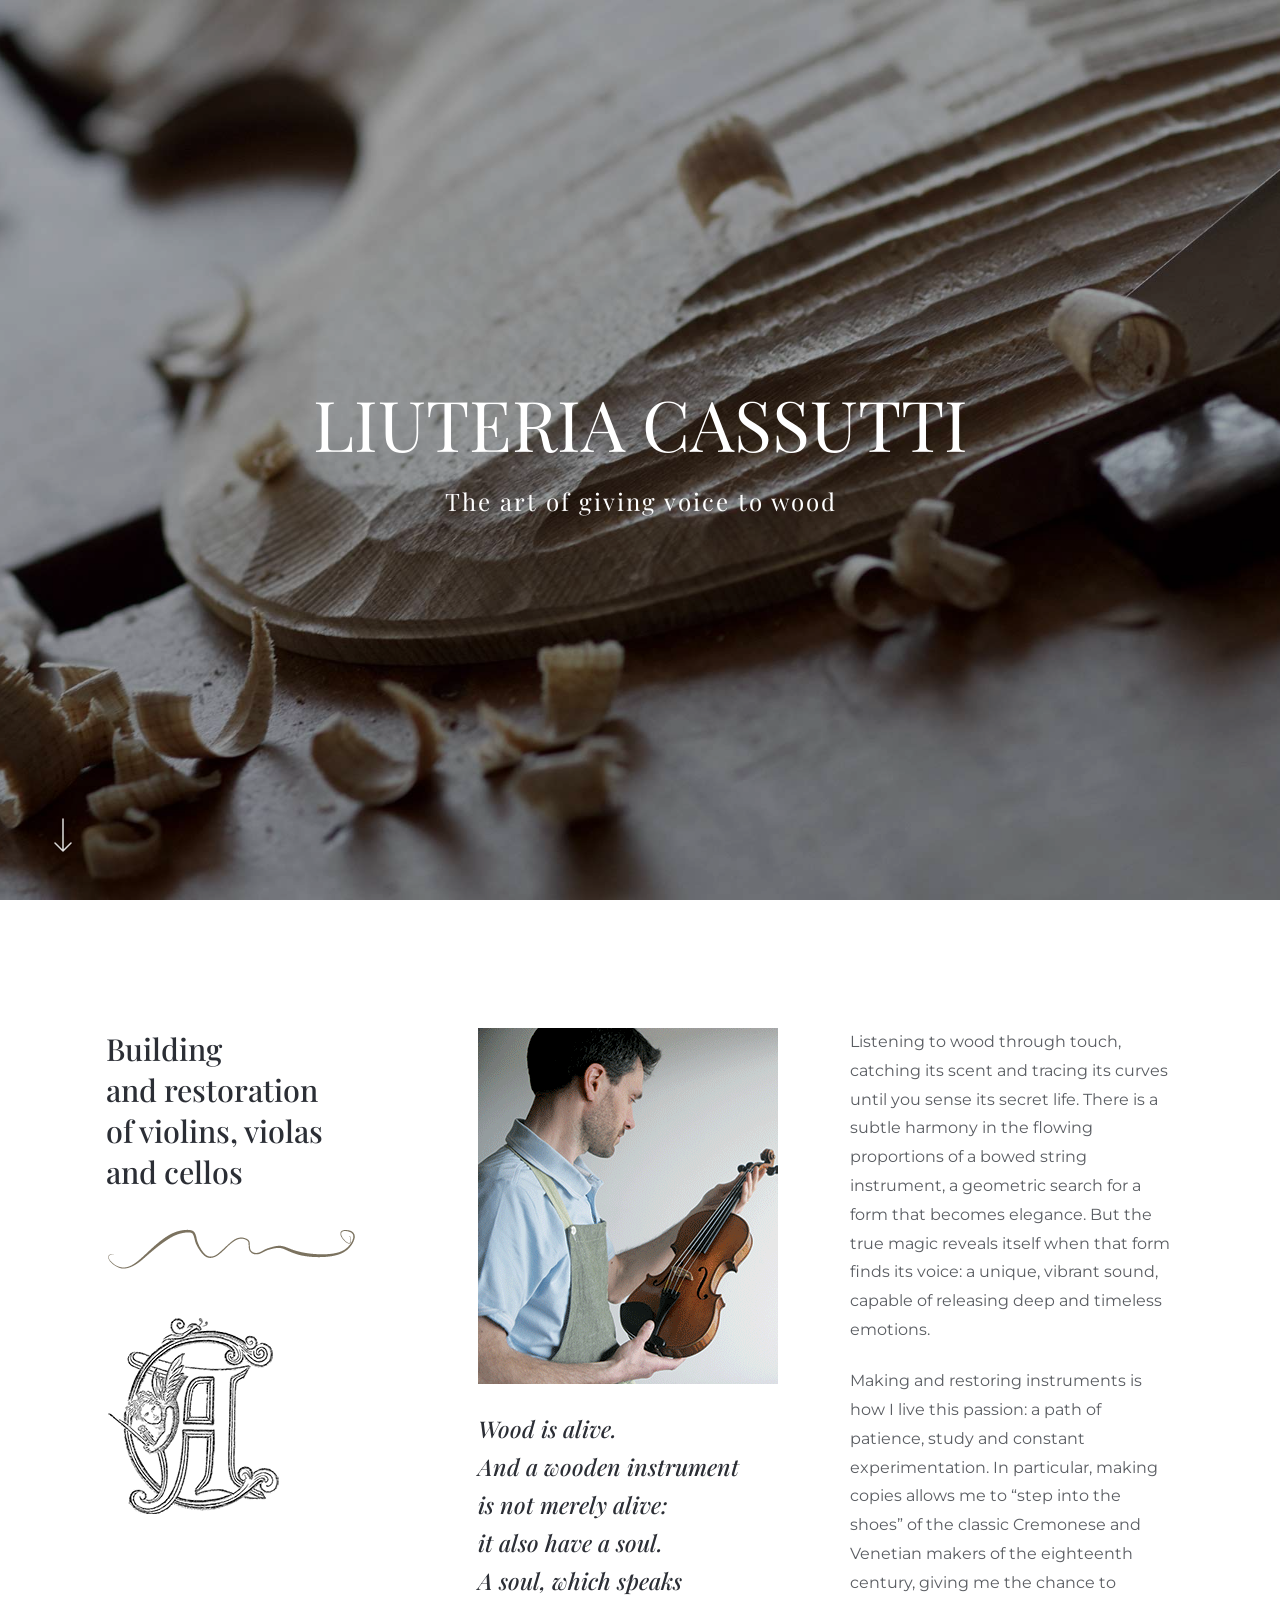
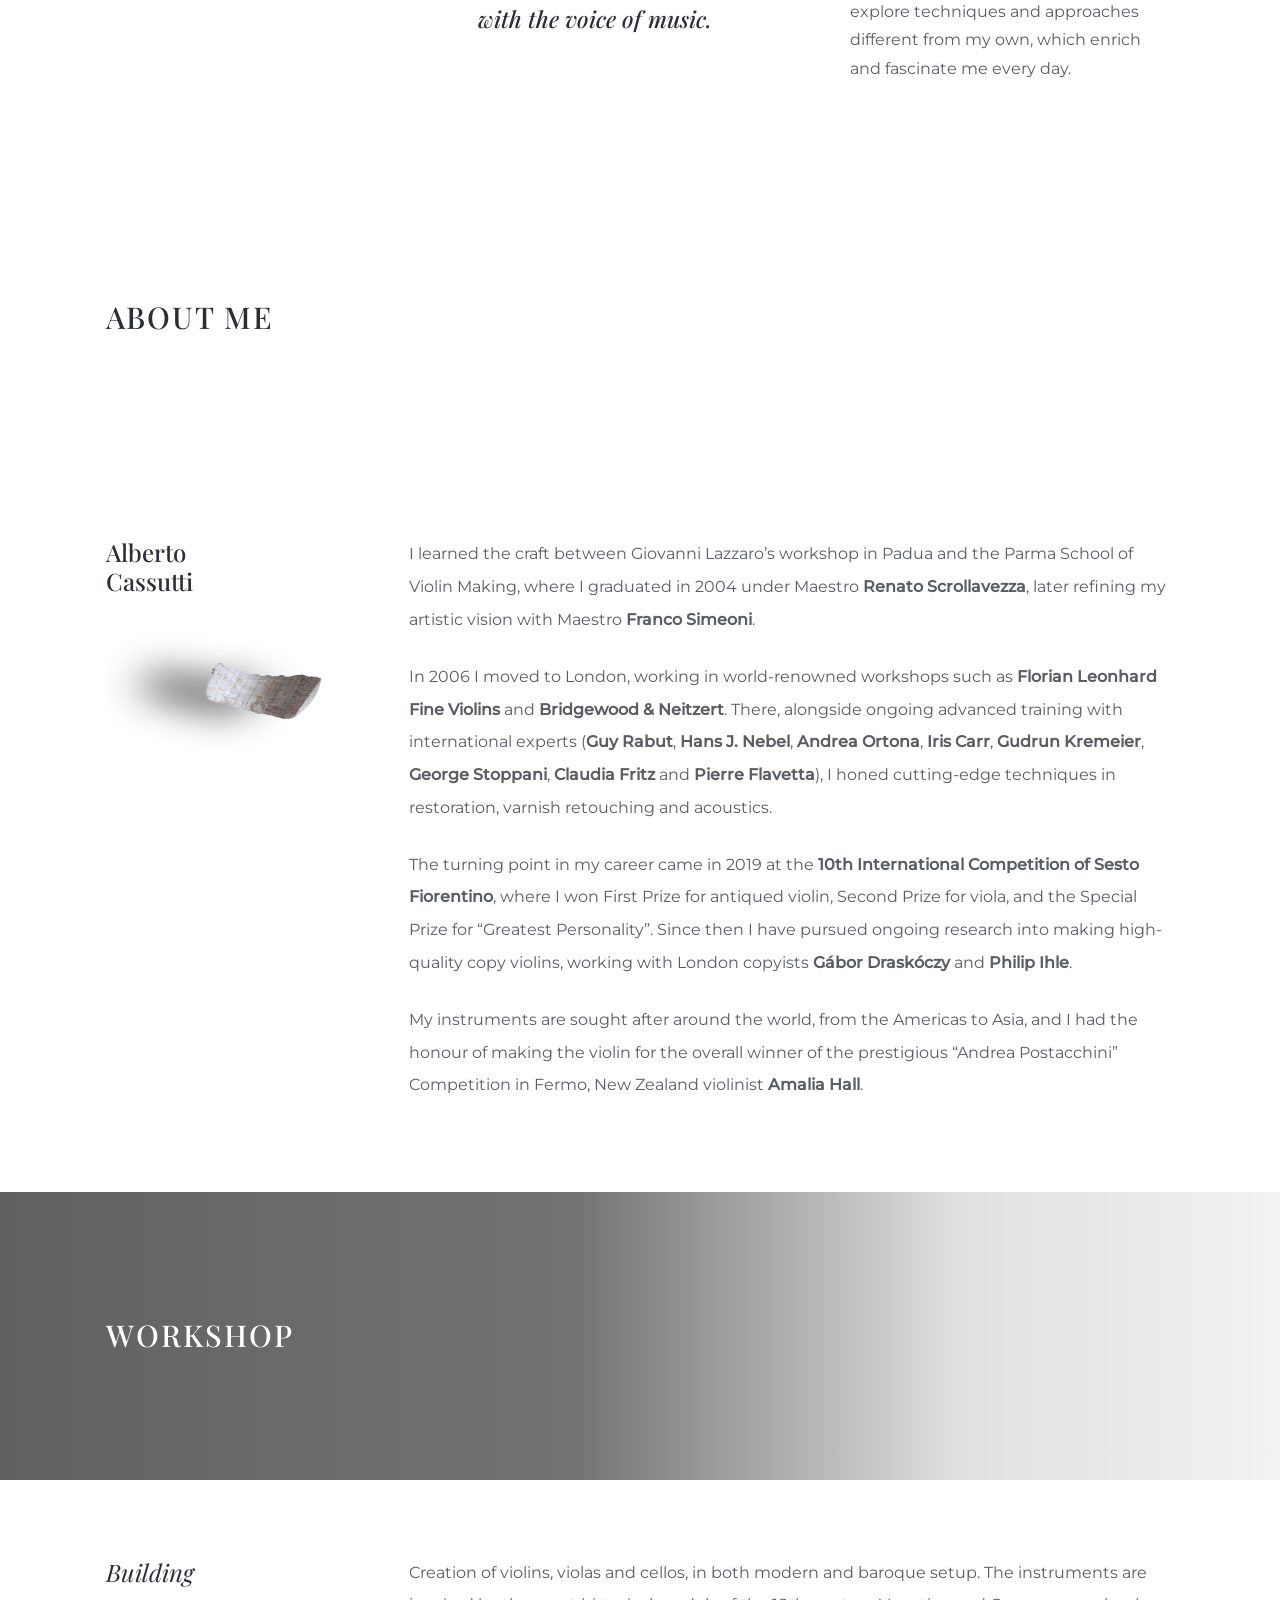
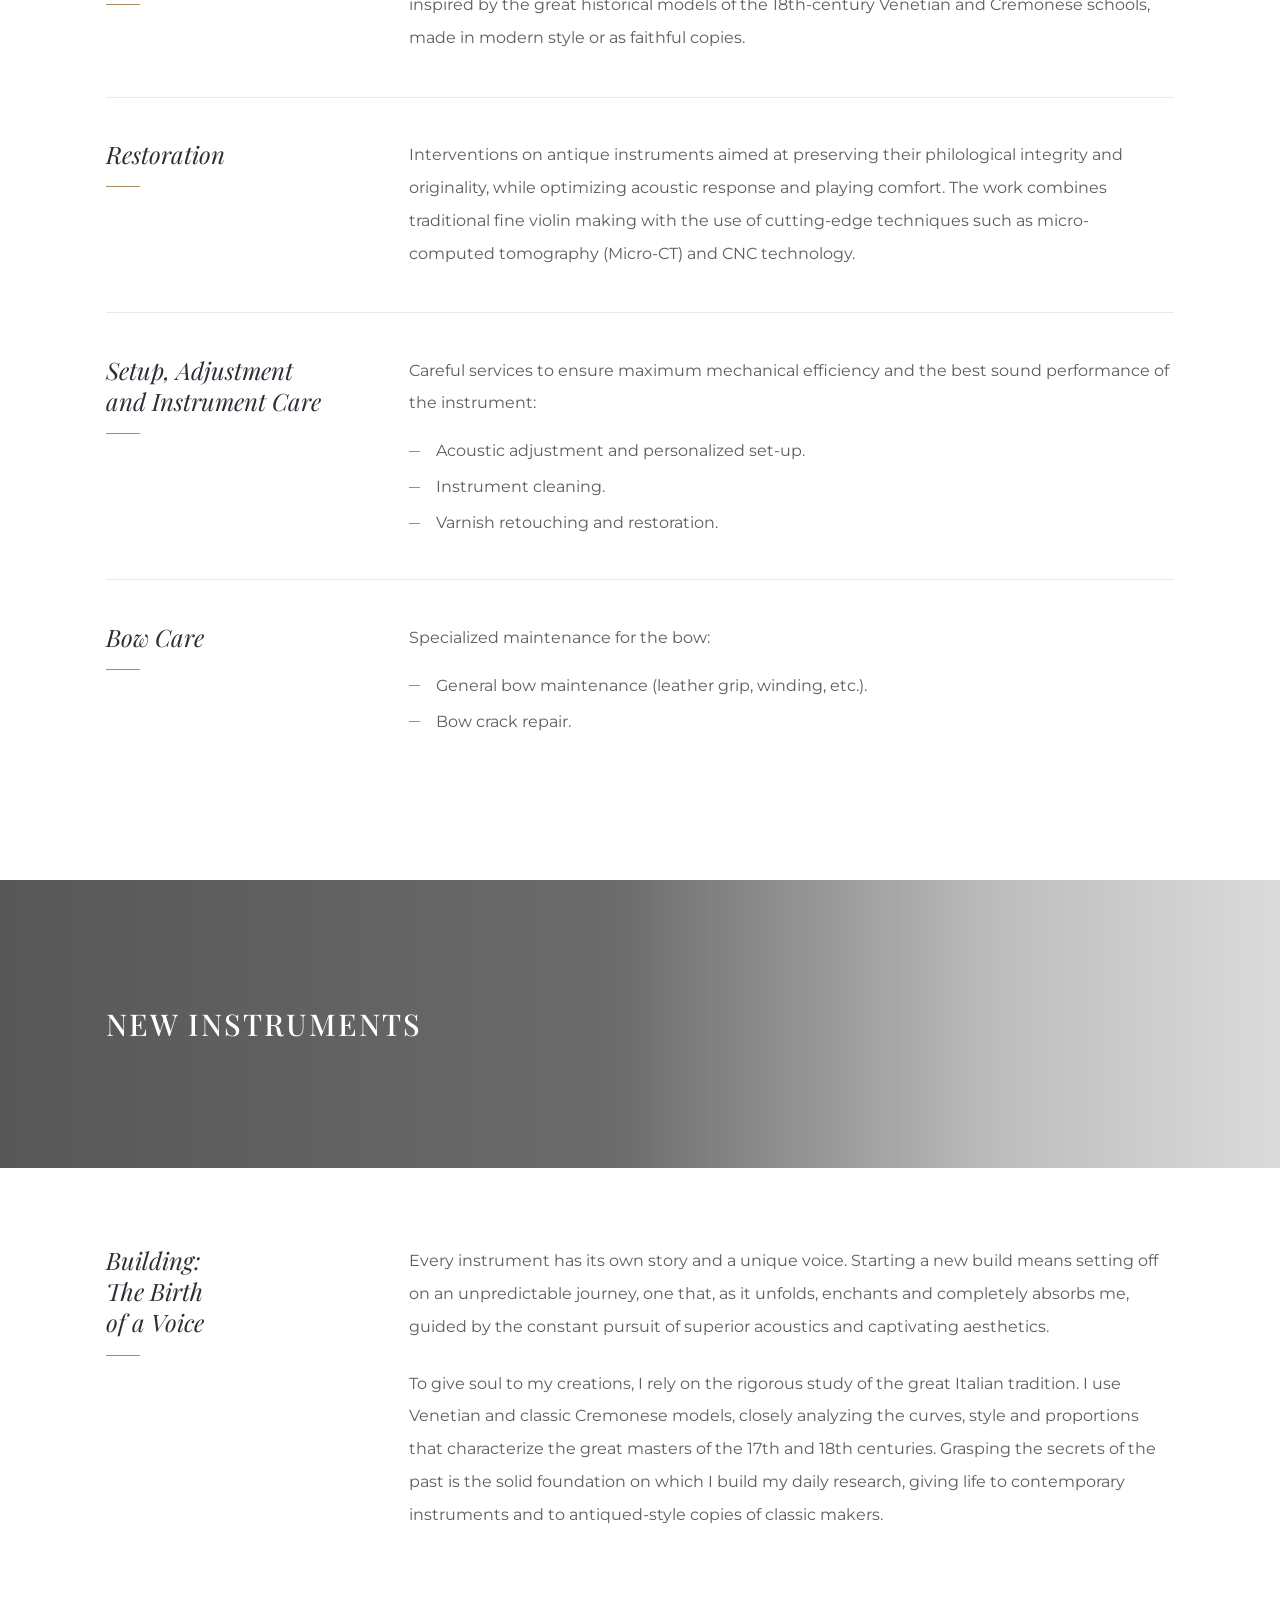
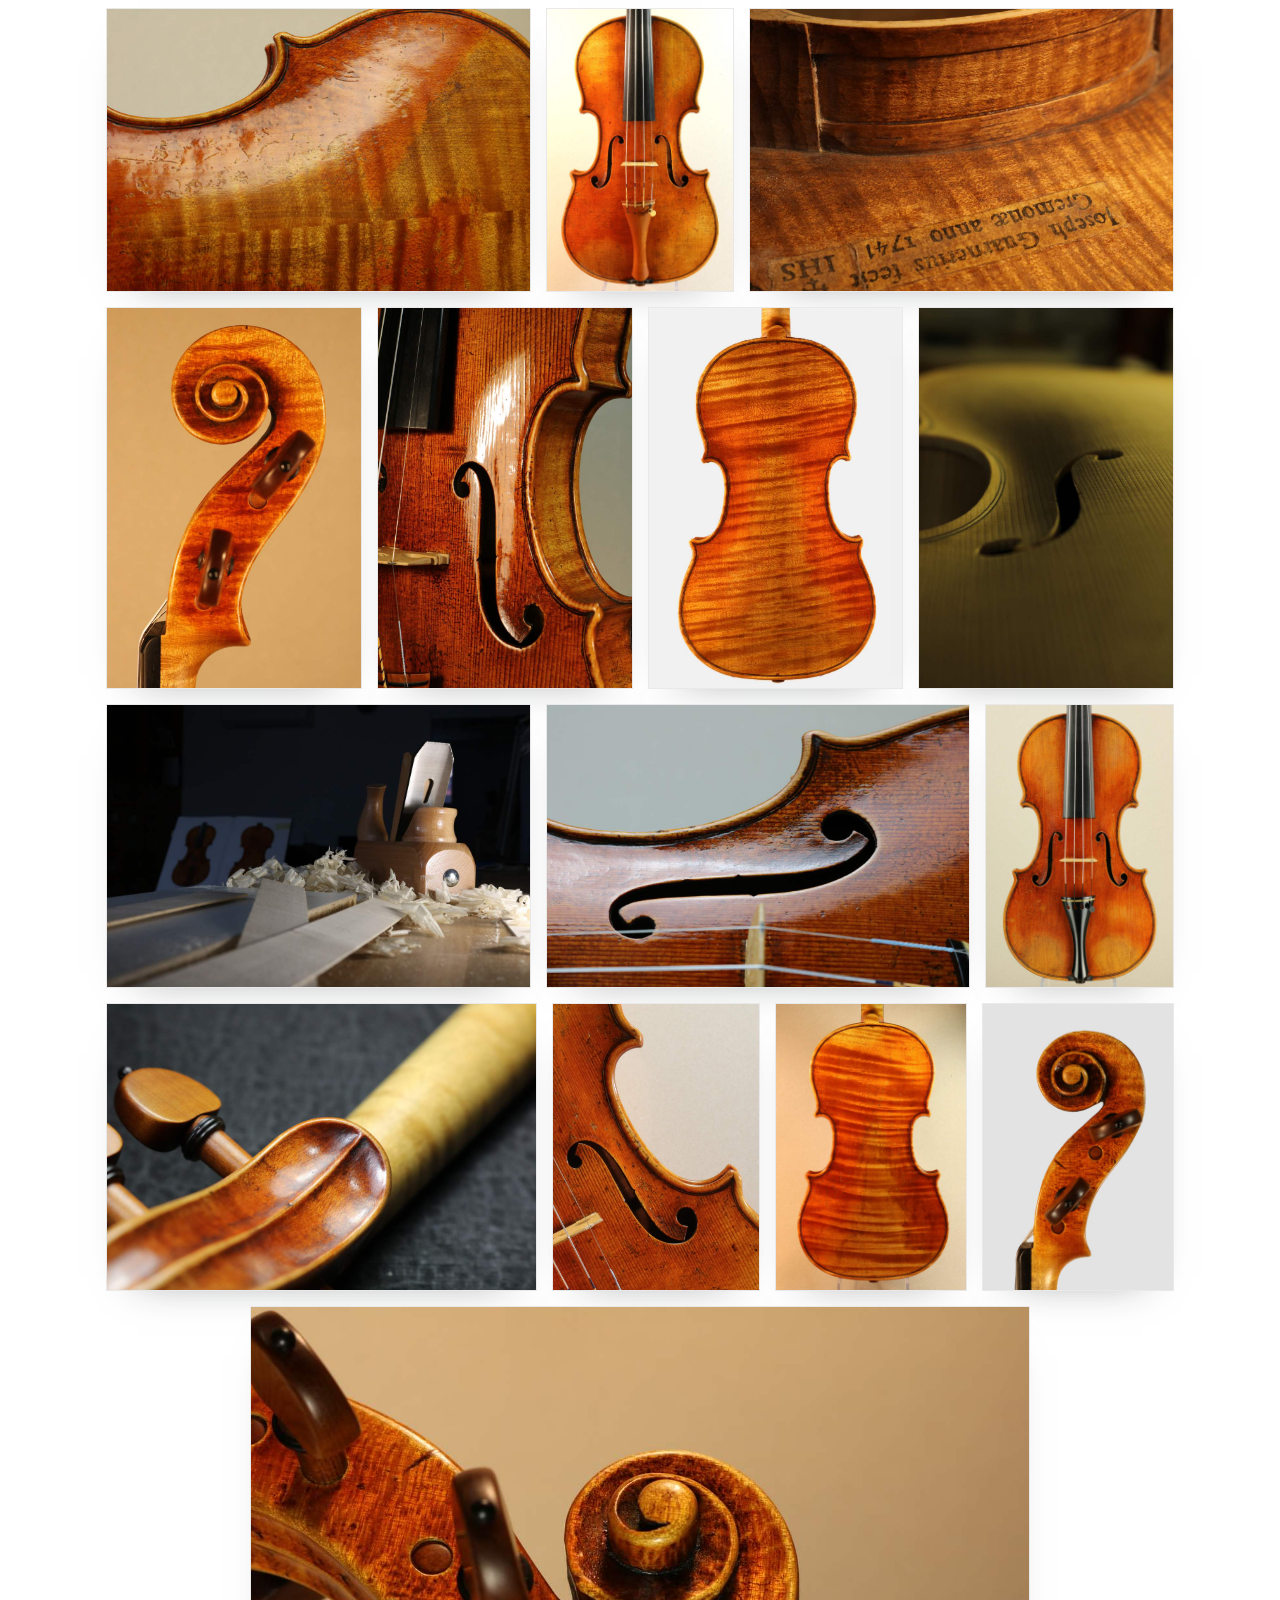
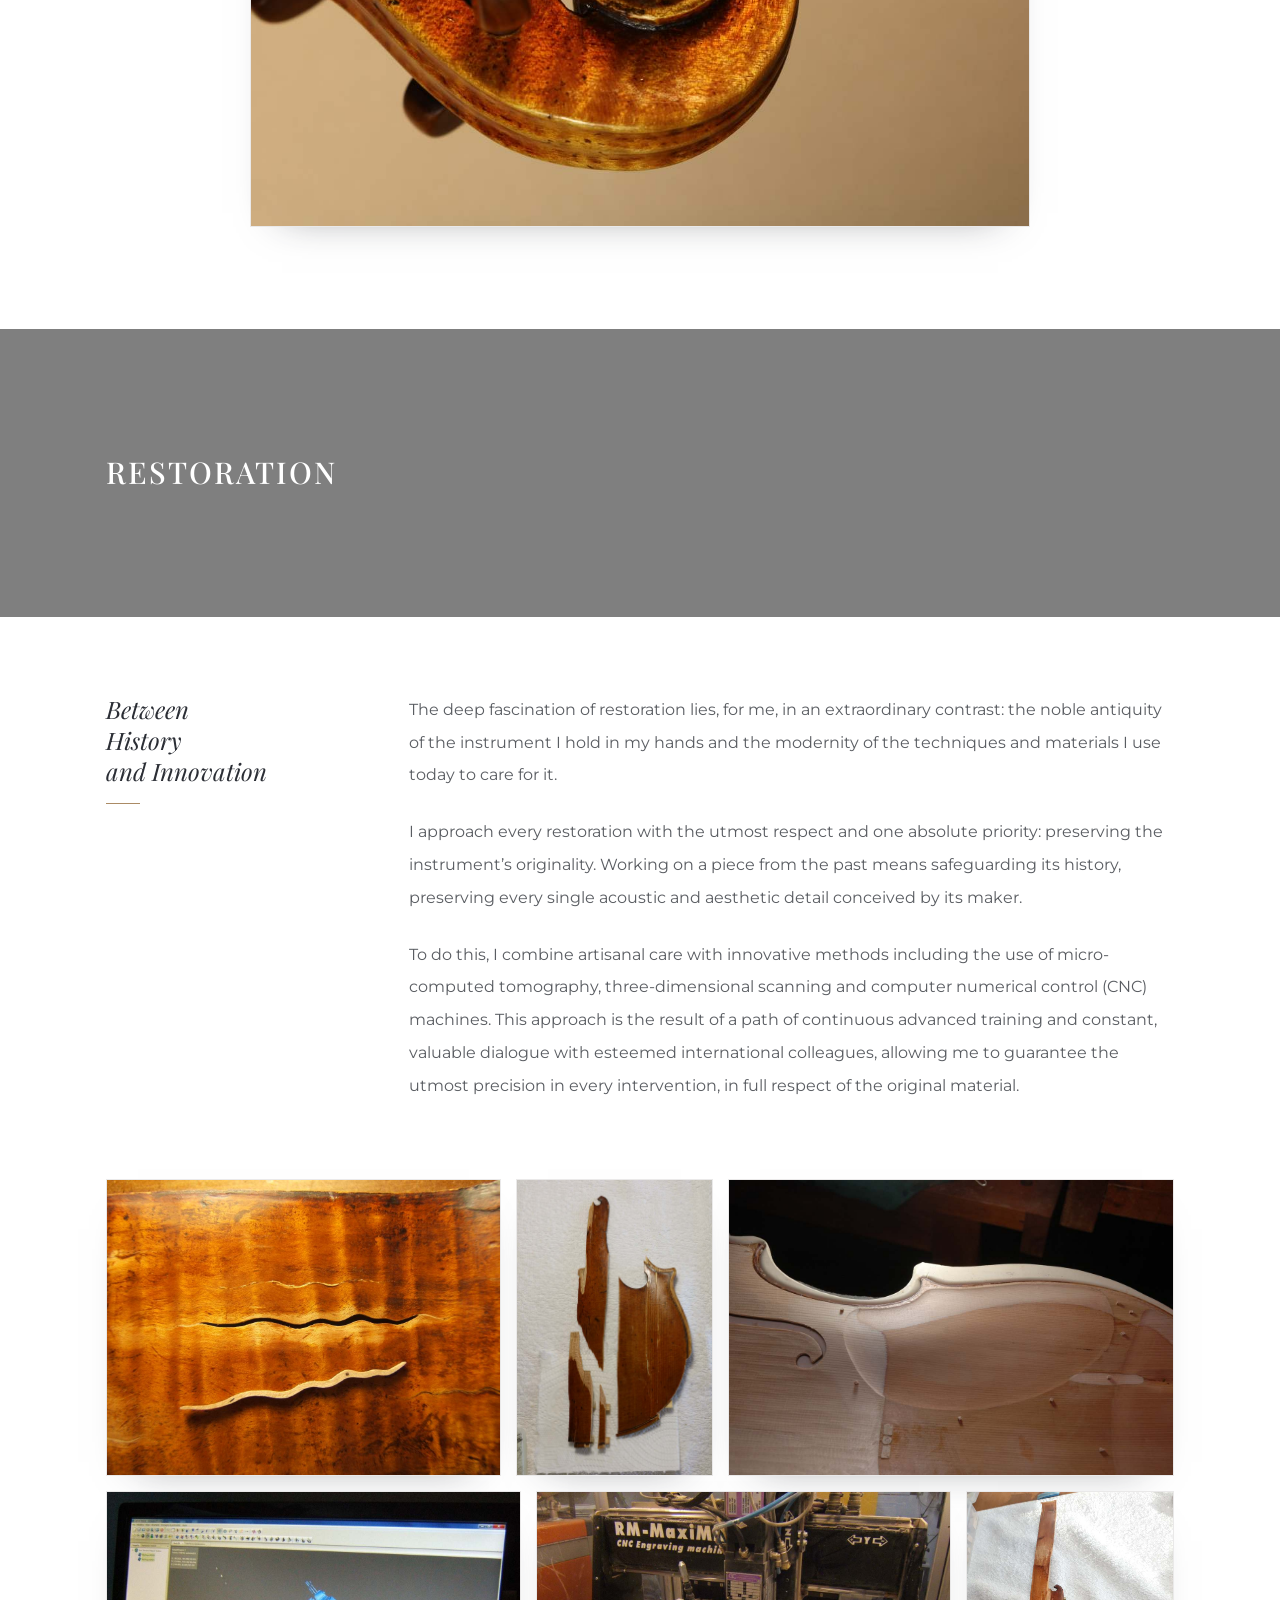
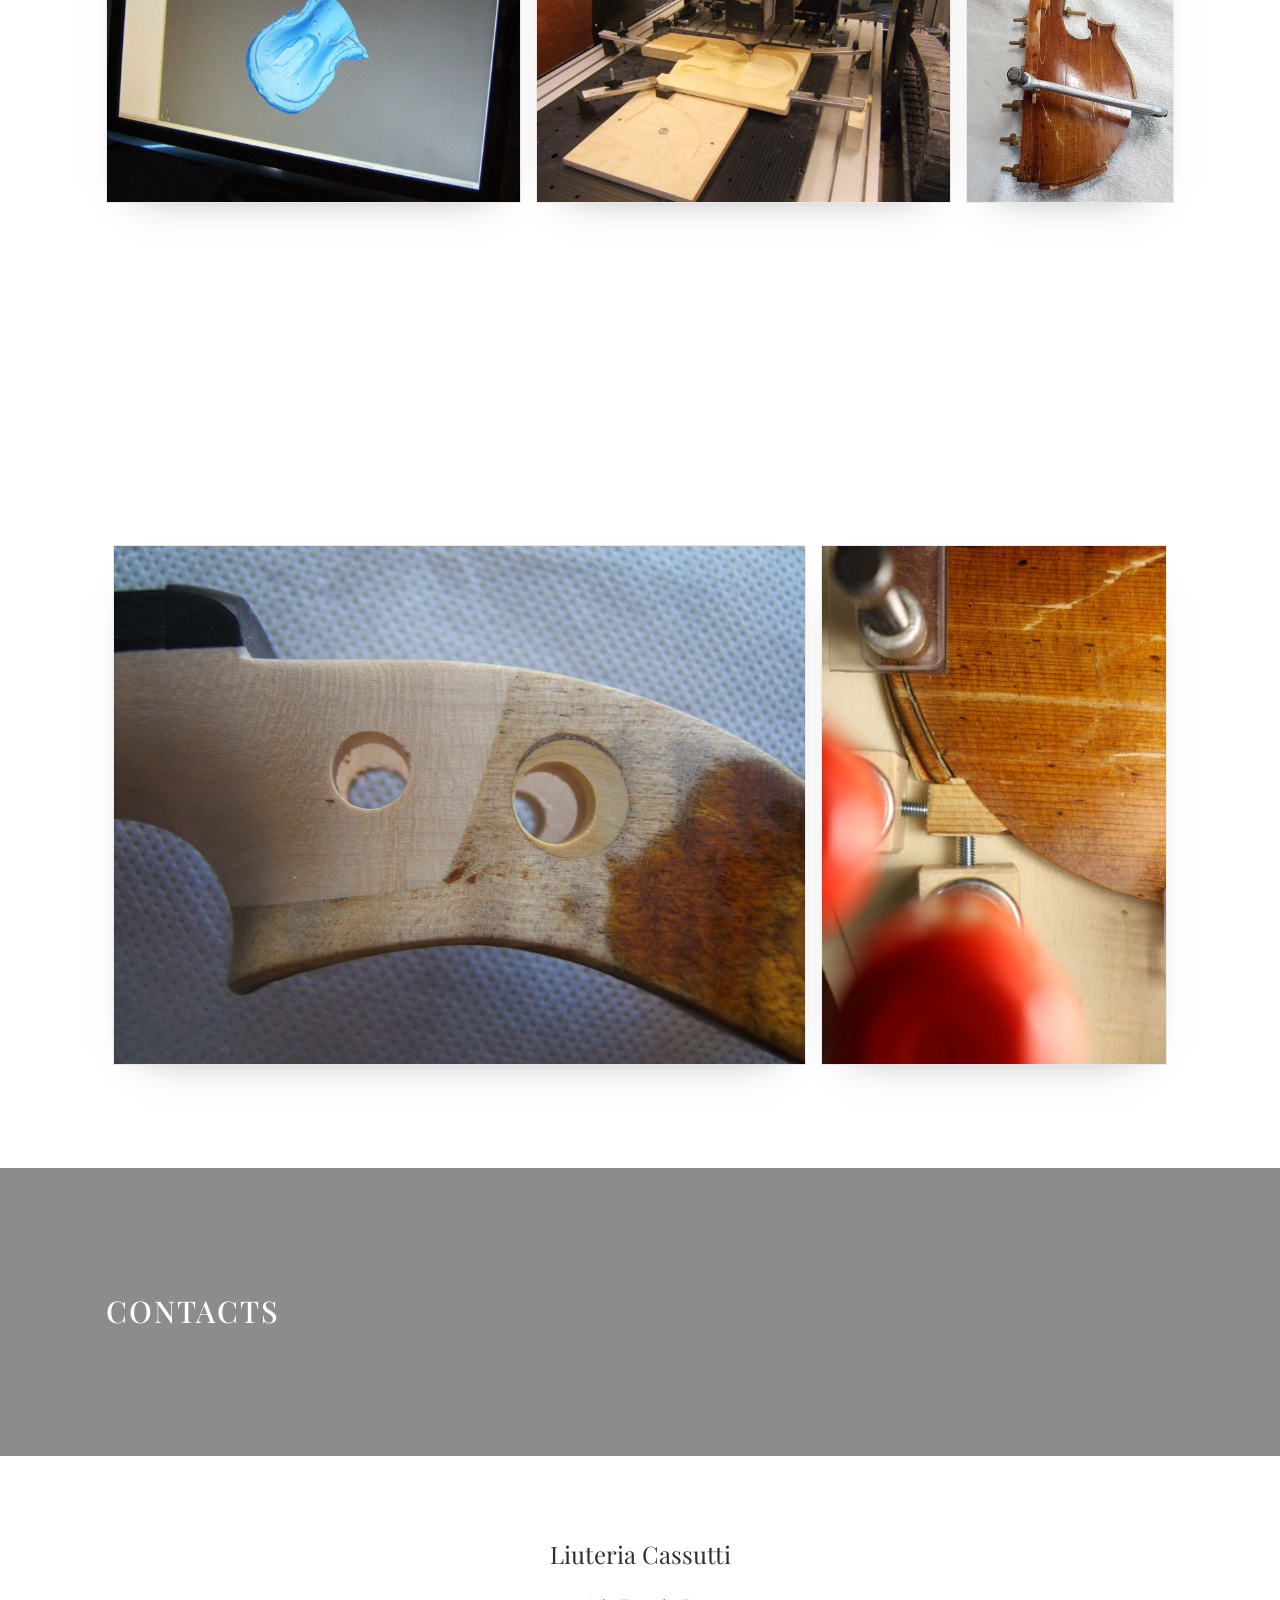
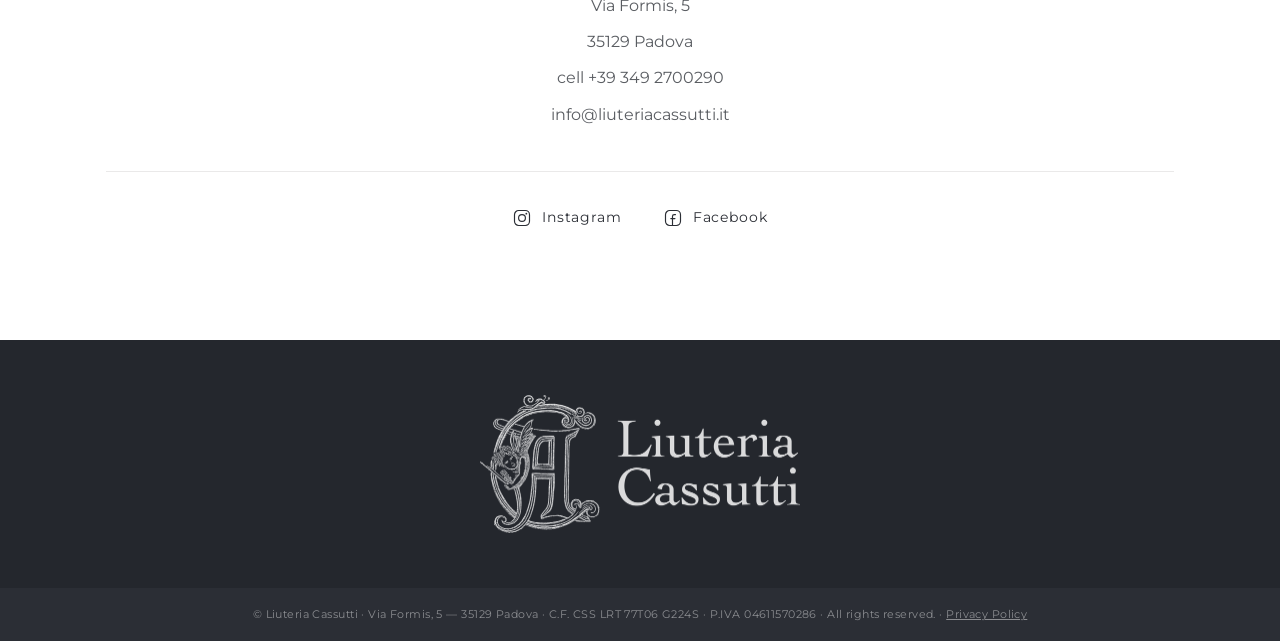
<file: index.html>
<!DOCTYPE html>
<html lang="en">
<head>
<meta charset="UTF-8">
<meta name="viewport" content="width=device-width, initial-scale=1.0">
<title>Liuteria Cassutti — Building and restoration of violins, violas and cellos</title>
<meta name="description" content="Alberto Cassutti, luthier in Padova. Handmade violins, violas and cellos, and the restoration of antique string instruments.">
<link rel="icon" href="images/logo-Cassutti-trasparente-200.png">
<link rel="stylesheet" href="css/fonts.css">
<link rel="stylesheet" href="css/style.css">
</head>
<body>

<a class="skip-link" href="#main">Skip to content</a>

<header class="nav">
  <a class="brand" href="#home">
    <!-- lo stemma è ritagliato dal logo completo del footer (stessa incisione,
         stesso bianco su trasparente): il footer mostra stemma + wordmark in
         un solo file, qui il wordmark è già un'immagine a sé, quindi serviva
         la sola iniziale. Decorativo — alt vuoto, il nome lo porta già il
         wordmark accanto e il link non deve annunciarlo due volte. -->
    <img class="brand-mark" src="images/stemma-cassutti.png"
         width="40" height="46" alt="">
    <img class="brand-word" src="images/logo-cassutti-testo-normale-lungo.png"
         srcset="images/logo-cassutti-testo-normale-lungo.png 1x,
                 images/logo-cassutti-testo-lungo-retina.png 2x"
         width="200" height="22" alt="Liuteria Cassutti">
  </a>
  <button class="menu-toggle" id="toggle" aria-label="Menu" aria-expanded="false" aria-controls="menu">
    <span></span><span></span><span></span>
  </button>
  <nav class="menu" id="menu" aria-label="Main">
    <a href="#home">home</a>
    <a href="#about">about me</a>
    <a href="#workshop">workshop</a>
    <a href="#instruments">new instruments</a>
    <a href="#restoration">restoration</a>
    <a href="#contact">contacts</a>
  </nav>
</header>

<!-- HERO -->
<!-- L'hero prende tutto il viewport (100svh): l'header non gli toglie più
     spazio perché è uscito dal flusso (position:fixed, banner 03) e resta
     nascosto finché non si scrolla. La freccia in basso a sinistra è l'unico
     invito a proseguire, e porta alla prima sezione. -->
<section class="hero">
  <div class="hero-inner">
    <h1>Liuteria Cassutti</h1>
    <p>The art of giving voice to wood</p>
  </div>

  <!-- freccia "scorri": stelo + punta in un solo path, allineata al margine
       sinistro dell'header (stesso clamp del suo padding) così cade sotto il
       logo. È un link vero alla prima sezione, non un ornamento: chi naviga da
       tastiera lo raggiunge e lo attiva. -->
  <a class="hero-scroll" href="#home" aria-label="Scroll to content">
    <svg viewBox="0 0 24 40" width="24" height="40" aria-hidden="true" focusable="false">
      <path d="M12 2v32M4 26l8 8 8-8"/>
    </svg>
  </a>
</section>


<main id="main">

  <!-- INTRO -->
  <!-- le 3 colonne da 1/3 che nell'originale stanno sotto l'hero
       (padding 150px top / 105px bottom). Attenzione all'ordine della
       colonna 2: prima la foto, poi il testo in corsivo -->
  <section class="intro" id="home">
    <div class="wrap intro-grid">

      <div class="intro-col">
        <h2>Building<br>and restoration<br>of violins, violas<br>and cellos</h2>
        <img class="intro-ricciolo" src="images/ricciolo-web-250.png" width="250" height="45" alt="">
        <img class="intro-stemma" src="images/logo-Cassutti-trasparente-200.png" width="175" height="200" alt="">
      </div>

      <div class="intro-col">
        <img class="intro-photo" src="images/foto-Alberto-home.gif" width="300" height="356" alt="Alberto Cassutti at the bench">
        <h3 class="intro-quote"><em>Wood is alive.<br>And a wooden instrument<br>is not merely alive:<br>it also have a soul.<br>A soul, which speaks<br>with the voice of music.</em></h3>
      </div>

      <div class="intro-col intro-prose">
        <p>Listening to wood through touch, catching its scent and tracing its curves until you sense its secret life. There is a subtle harmony in the flowing proportions of a bowed string instrument, a geometric search for a form that becomes elegance. But the true magic reveals itself when that form finds its voice: a unique, vibrant sound, capable of releasing deep and timeless emotions.</p>
        <p>Making and restoring instruments is how I live this passion: a path of patience, study and constant experimentation. In particular, making copies allows me to “step into the shoes” of the classic Cremonese and Venetian makers of the eighteenth century, giving me the chance to explore techniques and approaches different from my own, which enrich and fascinate me every day.</p>
      </div>

    </div>
  </section>

  <!-- BIO -->
  <!-- struttura ripresa 1:1 da /about-me/ dell'originale: banda parallax
       chi-sono-slider.jpg con titolo NERO (la foto è un controluce, luminanza
       media 194 e centro 247: il bianco ci sparirebbe), poi due colonne 1/4+3/4 -->
  <section class="bio" id="about">

    <div class="band band--about">
      <div class="wrap"><h2>About me</h2></div>
    </div>

    <div class="wrap bio-body">
      <div class="bio-side">
        <h3>Alberto<br>Cassutti</h3>
        <img class="bio-chip" src="images/truciolo.png" width="180" height="118" alt="">
      </div>
      <div class="bio-prose">
        <p>I learned the craft between Giovanni Lazzaro&#8217;s workshop in Padua and the Parma School of Violin Making, where I graduated in 2004 under Maestro <strong>Renato Scrollavezza</strong>, later refining my artistic vision with Maestro <strong>Franco Simeoni</strong>.</p>
        <p>In 2006 I moved to London, working in world-renowned workshops such as <strong>Florian Leonhard Fine Violins</strong> and <strong>Bridgewood &amp; Neitzert</strong>. There, alongside ongoing advanced training with international experts (<strong>Guy Rabut</strong>, <strong>Hans J. Nebel</strong>, <strong>Andrea Ortona</strong>, <strong>Iris Carr</strong>, <strong>Gudrun Kremeier</strong>, <strong>George Stoppani</strong>, <strong>Claudia Fritz</strong> and <strong>Pierre Flavetta</strong>), I honed cutting-edge techniques in restoration, varnish retouching and acoustics.</p>
        <p>The turning point in my career came in 2019 at the <strong>10th International Competition of Sesto Fiorentino</strong>, where I won First Prize for antiqued violin, Second Prize for viola, and the Special Prize for &#8220;Greatest Personality&#8221;. Since then I have pursued ongoing research into making high-quality copy violins, working with London copyists <strong>Gábor Draskóczy</strong> and <strong>Philip Ihle</strong>.</p>
        <p>My instruments are sought after around the world, from the Americas to Asia, and I had the honour of making the violin for the overall winner of the prestigious &#8220;Andrea Postacchini&#8221; Competition in Fermo, New Zealand violinist <strong>Amalia Hall</strong>.</p>
      </div>
    </div>

  </section>

  <!-- WORKSHOP -->
  <!-- stesso pattern di about-me: banda parallax col nome della sezione, poi il
       contenuto nel wrap. Le quattro voci del listino sono righe 1/4 + 3/4 con
       la stessa proporzione della bio, così la colonna di testo cade sulla
       identica verticale e la pagina guadagna una spina dorsale unica.
       Titoli dei servizi in corsivo come nel documento di partenza. -->
  <section class="workshop" id="workshop">

    <div class="band band--workshop">
      <div class="wrap"><h2>Workshop</h2></div>
    </div>

    <div class="wrap shop-body">

      <article class="shop-item">
        <h3>Building</h3>
        <div class="shop-prose">
          <p>Creation of violins, violas and cellos, in both modern and baroque setup. The instruments are inspired by the great historical models of the 18th-century Venetian and Cremonese schools, made in modern style or as faithful copies.</p>
        </div>
      </article>

      <article class="shop-item">
        <h3>Restoration</h3>
        <div class="shop-prose">
          <p>Interventions on antique instruments aimed at preserving their philological integrity and originality, while optimizing acoustic response and playing comfort. The work combines traditional fine violin making with the use of cutting-edge techniques such as micro-computed tomography (Micro-CT) and CNC technology.</p>
        </div>
      </article>

      <article class="shop-item">
        <h3>Setup, Adjustment<br>and Instrument Care</h3>
        <div class="shop-prose">
          <p>Careful services to ensure maximum mechanical efficiency and the best sound performance of the instrument:</p>
          <ul class="shop-list">
            <li>Acoustic adjustment and personalized set-up.</li>
            <li>Instrument cleaning.</li>
            <li>Varnish retouching and restoration.</li>
          </ul>
        </div>
      </article>

      <article class="shop-item">
        <h3>Bow Care</h3>
        <div class="shop-prose">
          <p>Specialized maintenance for the bow:</p>
          <ul class="shop-list">
            <li>General bow maintenance (leather grip, winding, etc.).</li>
            <li>Bow crack repair.</li>
          </ul>
        </div>
      </article>

    </div>

  </section>

  <!-- NEW INSTRUMENTS -->
  <!-- stesso pattern di about-me e workshop: banda parallax col nome della
       sezione, poi il contenuto nel wrap. Struttura a due tempi come
       restoration: prima la prosa sulla griglia `1fr 3fr` di bio e workshop
       (`.lead-body`) — sottotitolo in corsivo nella colonna stretta, testo in
       quella larga — poi la galleria giustificata.
       Le foto restano senza didascalia (indicazione del committente): niente
       <figcaption> e niente tag, solo l'alt per chi non vede le immagini.
       L'ordine delle foto non è casuale ma nemmeno alternato a rigore: è
       calibrato sul wrap del flex perché le righe escano da 3, 3, 2, 3 e 4
       foto (vedi `.shots` nel CSS). Se si aggiunge o si toglie uno scatto, le
       righe sotto si ricompongono: va ricontrollato a schermo. -->
  <section class="instruments" id="instruments">

    <div class="band band--instruments">
      <div class="wrap"><h2>New instruments</h2></div>
    </div>

    <div class="wrap lead-body">
      <div class="lead-side">
        <h3>Building:<br>The Birth<br>of a Voice</h3>
      </div>
      <div class="lead-prose">
        <p>Every instrument has its own story and a unique voice. Starting a new
          build means setting off on an unpredictable journey, one that, as it
          unfolds, enchants and completely absorbs me, guided by the constant
          pursuit of superior acoustics and captivating aesthetics.</p>
        <p>To give soul to my creations, I rely on the rigorous study of the great
          Italian tradition. I use Venetian and classic Cremonese models, closely
          analyzing the curves, style and proportions that characterize the great
          masters of the 17th and 18th centuries. Grasping the secrets of the past
          is the solid foundation on which I build my daily research, giving life
          to contemporary instruments and to antiqued-style copies of classic
          makers.</p>
      </div>
    </div>

    <div class="wrap">
      <div class="shots">

        <figure class="shot" style="--r:1.5"><img src="images/strumenti-bombatura.jpg" width="1200" height="800" loading="lazy" alt="Varnish and edge work on the upper bout of a new violin"></figure>
        <figure class="shot" style="--r:0.667"><img src="images/strumenti-violino-fronte.jpg" width="800" height="1200" loading="lazy" alt="Front of a new violin, antiqued finish"></figure>
        <figure class="shot" style="--r:1.5"><img src="images/strumenti-etichetta.jpg" width="1200" height="800" loading="lazy" alt="Maker&#8217;s label seen through the soundhole of a new instrument"></figure>

        <figure class="shot" style="--r:0.667"><img src="images/strumenti-riccio-strad.jpg" width="800" height="1200" loading="lazy" alt="Scroll of a new violin"></figure>
        <figure class="shot" style="--r:0.667"><img src="images/strumenti-effe-tavola.jpg" width="800" height="1200" loading="lazy" alt="Soundhole and C-bout corner of a new violin"></figure>
        <figure class="shot" style="--r:0.667"><img src="images/strumenti-fondo-strad.jpg" width="800" height="1200" loading="lazy" alt="Back of a new violin"></figure>

        <figure class="shot" style="--r:0.667"><img src="images/strumenti-effe-controluce.jpg" width="800" height="1200" loading="lazy" alt="Soundhole of a new violin in raking light"></figure>
        <figure class="shot" style="--r:1.5"><img src="images/strumenti-banco.jpg" width="1200" height="800" loading="lazy" alt="Moulds, drawings and shavings on the workbench"></figure>

        <figure class="shot" style="--r:1.5"><img src="images/strumenti-effe-catena.jpg" width="1200" height="800" loading="lazy" alt="Soundhole of a new violin top, antiqued"></figure>
        <figure class="shot" style="--r:0.667"><img src="images/strumenti-violino-tavola.jpg" width="800" height="1200" loading="lazy" alt="Front of a new violin"></figure>
        <figure class="shot" style="--r:1.5"><img src="images/strumenti-cavigliera.jpg" width="1200" height="800" loading="lazy" alt="Pegbox and neck of a new violin"></figure>

        <figure class="shot" style="--r:0.723"><img src="images/strumenti-angolo.jpg" width="800" height="1106" loading="lazy" alt="Corner and soundhole detail of a new violin"></figure>
        <figure class="shot" style="--r:0.667"><img src="images/strumenti-fondo.jpg" width="800" height="1200" loading="lazy" alt="Flamed maple back of a new violin"></figure>
        <figure class="shot" style="--r:0.667"><img src="images/strumenti-riccio-certificato.jpg" width="800" height="1200" loading="lazy" alt="Scroll of a new violin, side view"></figure>
        <figure class="shot" style="--r:1.5"><img src="images/strumenti-riccio-tre-quarti.jpg" width="1200" height="800" loading="lazy" alt="Scroll of a new violin seen from the front"></figure>

      </div>
    </div>

  </section>

  <!-- RESTORATION -->
  <!-- Sezione nuova: il menu la linkava già (`#restoration`) ma non esisteva.
       Prende il posto di "My last works", cancellata su richiesta del committente,
       e ne eredita la posizione fra new instruments e i contatti.
       Struttura a due tempi: prima la prosa sul pattern `1fr 3fr` di bio e
       workshop — sottotitolo in corsivo nella colonna stretta, testo in quella
       larga — poi la stessa galleria giustificata di new instruments.
       Il sottotitolo fornito era "Restoration: Between History and Innovation":
       la prima parola è caduta perché il titolo della banda la dice già due
       centimetri sopra, come s’era deciso per il doppione di "My last works". -->
  <section class="restoration" id="restoration">

    <div class="band band--restoration">
      <div class="wrap"><h2>Restoration</h2></div>
    </div>

    <div class="wrap lead-body">
      <div class="lead-side">
        <h3>Between<br>History<br>and Innovation</h3>
      </div>
      <div class="lead-prose">
        <p>The deep fascination of restoration lies, for me, in an extraordinary
          contrast: the noble antiquity of the instrument I hold in my hands and the
          modernity of the techniques and materials I use today to care for it.</p>
        <p>I approach every restoration with the utmost respect and one absolute
          priority: preserving the instrument&#8217;s originality. Working on a piece
          from the past means safeguarding its history, preserving every single
          acoustic and aesthetic detail conceived by its maker.</p>
        <p>To do this, I combine artisanal care with innovative methods including the
          use of micro-computed tomography, three-dimensional scanning and computer
          numerical control (CNC) machines. This approach is the result of a path of
          continuous advanced training and constant, valuable dialogue with esteemed
          international colleagues, allowing me to guarantee the utmost precision in
          every intervention, in full respect of the original material.</p>
      </div>
    </div>

    <!-- stesse regole `.shots`/`.shot` di new instruments: nessuna didascalia,
         solo l’alt. L’ordine è calibrato sul wrap del flex perché le righe escano
         da 3, 3, 3 e 2 foto, e tiene insieme per riga i passaggi affini (la
         scansione con la fresa, i calchi fra loro). Se si aggiunge o si toglie
         uno scatto le righe sotto si ricompongono: va ricontrollato a schermo. -->
    <div class="wrap">
      <div class="shots">

        <figure class="shot" style="--r:1.333"><img src="images/restauro-filetto-crepa.jpg" width="1200" height="900" loading="lazy" alt="Crack in a flamed maple back closed with a fitted sliver of wood"></figure>
        <figure class="shot" style="--r:0.667"><img src="images/restauro-frammenti.jpg" width="800" height="1200" loading="lazy" alt="Fragments of a broken violin laid out before reassembly"></figure>
        <figure class="shot" style="--r:1.504"><img src="images/restauro-bordo-tavola.jpg" width="1200" height="798" loading="lazy" alt="Edge work on the bare arching of a top"></figure>

        <figure class="shot" style="--r:1.334"><img src="images/restauro-scansione-3d.jpg" width="1200" height="900" loading="lazy" alt="Three-dimensional scan of a plate on the workshop computer"></figure>
        <figure class="shot" style="--r:1.333"><img src="images/restauro-cnc.jpg" width="1200" height="900" loading="lazy" alt="Computer numerical control machine carving a copy of a plate"></figure>
        <figure class="shot" style="--r:0.667"><img src="images/restauro-fondo-morsetti.jpg" width="800" height="1200" loading="lazy" alt="Old back held by clamps along a glued crack"></figure>

        <figure class="shot" style="--r:1.333"><img src="images/restauro-calchi-gesso.jpg" width="1200" height="900" loading="lazy" alt="Plaster casts of the plates beside the instrument under repair"></figure>
        <figure class="shot" style="--r:0.667"><img src="images/restauro-tasselli-interno.jpg" width="800" height="1200" loading="lazy" alt="Cleats along a repaired crack inside a top"></figure>
        <figure class="shot" style="--r:1.333"><img src="images/restauro-forma-gesso.jpg" width="1200" height="900" loading="lazy" alt="Inside of an old top supported in its plaster cast"></figure>

        <figure class="shot" style="--r:1.333"><img src="images/restauro-boccole-cavigliera.jpg" width="1200" height="900" loading="lazy" alt="New bushings fitted in the pegbox of a violin"></figure>
        <figure class="shot" style="--r:0.667"><img src="images/restauro-morsetto-tassello.jpg" width="800" height="1200" loading="lazy" alt="Clamp holding a cleat while the glue sets"></figure>

      </div>
    </div>

  </section>

  <!-- CONTACT -->
  <!-- stesso pattern di bio e restoration, ed è anche quello che aveva la pagina
       /contacts/ nell'archivio: banda parallax col nome della sezione, poi il
       contenuto nel wrap. Testo verbatim (nome, via, città, "cell" + numero) e
       centrato com'era; telefono ed email vivono solo qui — in monopagina è
       questo il punto in cui li si cerca, ripeterli nel footer era un doppione.
       Il form Contact Form 7 che chiudeva la pagina originale è caduto: su
       GitHub Pages non ha un destinatario, e quattro campi che buttano via il
       messaggio sono peggio di nessun campo. -->
  <section class="contact" id="contact">

    <div class="band band--contact">
      <div class="wrap"><h2>Contacts</h2></div>
    </div>

    <div class="wrap contact-body">
      <p class="contact-who">Liuteria Cassutti</p>
      <address class="contact-lines">
        Via Formis, 5<br>
        35129 Padova<br>
        cell <a href="tel:+393492700290">+39 349 2700290</a><br>
        <a href="mailto:info@liuteriacassutti.it">info@liuteriacassutti.it</a>
      </address>

      <!-- i due profili social. Icona + etichetta, non icona sola: il registro
           del sito è verbale (nessun pittogramma altrove) e una glifo nudo
           costringe a indovinare. Le etichette sono anche il testo accessibile,
           quindi le <svg> restano decorative (aria-hidden). -->
      <ul class="contact-social">
        <li>
          <a href="https://www.instagram.com/alberto.cassutti/" target="_blank" rel="noopener">
            <svg viewBox="0 0 24 24" aria-hidden="true" focusable="false">
              <rect x="3" y="3" width="18" height="18" rx="5"/>
              <circle cx="12" cy="12" r="4.1"/>
              <circle cx="17.2" cy="6.8" r="1.1" class="dot"/>
            </svg><span>Instagram</span>
          </a>
        </li>
        <li>
          <a href="https://www.facebook.com/alberto.cassutti?locale=it_IT" target="_blank" rel="noopener">
            <svg viewBox="0 0 24 24" aria-hidden="true" focusable="false">
              <rect x="3" y="3" width="18" height="18" rx="5"/>
              <path d="M15 7.9h-1.5a2.1 2.1 0 0 0-2.1 2.1V20"/>
              <path d="M9.4 12.7h4.9"/>
            </svg><span>Facebook</span>
          </a>
        </li>
      </ul>
    </div>

  </section>

</main>

<!-- FOOTER -->
<!-- i due livelli dell'originale: marchio su charcoal e, sotto, la barra
     copyright un gradino più chiara. Telefono ed email sono caduti: stanno
     già nella sezione contatti qui sopra e nel footer erano un doppione.
     Il logo è quello completo fornito dal committente: porta già il wordmark,
     quindi lo <span> "Liuteria Cassutti" che affiancava il logo tondo è
     caduto come doppione e sopravvive nell'alt. -->
<footer class="site">

  <div class="fmain">
    <div class="wrap">
      <img class="fmark" src="images/logo-cassutti-completo.png"
           width="320" height="138" loading="lazy" alt="Liuteria Cassutti">
    </div>
  </div>

  <div class="flegal">
    <div class="wrap">
      <p>© Liuteria Cassutti · Via Formis, 5 — 35129 Padova · C.F. CSS LRT 77T06 G224S · P.IVA 04611570286 · All rights reserved. · <a href="privacy.html">Privacy Policy</a></p>
    </div>
  </div>

</footer>

<script>
// mobile menu
const toggle=document.getElementById('toggle');
const menu=document.getElementById('menu');
const setMenu=(open)=>{
  menu.classList.toggle('open',open);
  toggle.classList.toggle('open',open);
  toggle.setAttribute('aria-expanded',open);
};
toggle.addEventListener('click',()=>setMenu(!menu.classList.contains('open')));
menu.querySelectorAll('a').forEach(a=>a.addEventListener('click',()=>setMenu(false)));
document.addEventListener('keydown',(e)=>{
  if(e.key==='Escape'&&menu.classList.contains('open')){setMenu(false);toggle.focus()}
});

// ---- header a comparsa ----------------------------------------------------
// L'hero occupa tutto il viewport e l'header gli sta sopra, fuori dal flusso e
// nascosto: è questo blocco a farlo scendere, aggiungendogli `.show`.
const header=document.querySelector('header.nav');
const hero=document.querySelector('.hero');

// Quota oltre la quale l'header compare: l'altezza dell'hero **meno** quella
// dell'header. Non l'altezza piena dell'hero, perché è esattamente lì che
// atterra l'ancora `#home` (lo `scroll-margin-top` delle sezioni vale un
// header): un confine un pixel più in alto terrebbe l'header di sopra proprio
// all'arrivo della prima voce di menu.
// L'hero si misura da `offsetHeight` e non da `innerHeight` perché ha un
// `min-height:420px`: sui viewport molto bassi è più alto della finestra.
// Le misure si prendono una volta e si rinfrescano al resize — leggerle a ogni
// frame obbligherebbe il browser a ricalcolare il layout durante lo scroll.
let floor=0;
const measure=()=>{floor=hero.offsetHeight-header.offsetHeight};
measure();

// Anticipo sul tap. Il tap sulla freccia dell'hero (come su ogni ancora
// interna) avvia uno smooth scroll che si ferma *esattamente* sulla soglia:
// se l'header comincia a scendere solo all'arrivo, i suoi 400ms di transizione
// cadono a scroll ormai finito e per tutto quel tempo la striscia alta del
// viewport resta scoperta — sopra la coda dell'hero, sotto l'inizio di `#home`
// (lo `scroll-margin-top` le tiene apposta quello spazio), in mezzo niente.
// Su desktop l'hero è alto e lo scroll lungo, quindi i 400ms si perdono dentro
// il movimento; su un telefono l'hero è corto, lo scroll finisce subito e la
// striscia vuota resta tutta in vista a pagina ferma. Alzando la bandiera al
// tap le due animazioni corrono insieme e l'header è già al suo posto quando
// lo scroll si ferma.
let anticipating=false;

// Politica di comparsa: l'header entra quando l'hero ha finito di scorrere e da
// lì resta giù. Monotòna di proposito — l'auto-hide (compare risalendo, si
// ritira scendendo) è stato provato e scartato.
// Il `-1` assorbe lo scroll a frazioni di pixel: atterrare a 790.6 su una
// soglia di 791 non deve leggersi come "non ci siamo ancora".
function shouldShowHeader(y){
  return y>=floor-1||anticipating;
}

// Fa scendere l'header subito e lo tiene giù per tutta la durata dello scroll
// animato. Lo scroll animato non ha durata nota né API per aspettarlo: è
// `scrollend` a dire quando si è fermato, e dove non c'è (Safari < 17,
// Firefox < 109) un timeout largo fa da rete — al risveglio `syncHeader()`
// rivaluta la soglia vera, quindi se nel frattempo si è tornati sull'hero
// l'header si ritira come deve.
const anticipateHeader=()=>{
  anticipating=true;
  syncHeader();
  const settle=()=>{anticipating=false;syncHeader()};
  if('onscrollend' in window) addEventListener('scrollend',settle,{once:true});
  else setTimeout(settle,1000);
};

let ticking=false;
const syncHeader=()=>{
  ticking=false;
  // l'overscroll elastico manda `scrollY` sotto zero: senza il clamp il
  // rimbalzo in cima si leggerebbe come una posizione negativa
  const y=Math.max(0,scrollY);
  // il drawer aperto tiene l'header giù comunque: nasconderglielo sotto
  // porterebbe via anche la X per richiuderlo
  header.classList.toggle('show',shouldShowHeader(y)||menu.classList.contains('open'));
};
// lo scroll arriva a raffica: un solo ricalcolo per frame
addEventListener('scroll',()=>{
  if(!ticking){ticking=true;requestAnimationFrame(syncHeader)}
},{passive:true});
// il resize cambia l'altezza dell'hero, e con essa la quota di comparsa
addEventListener('resize',()=>{measure();syncHeader()},{passive:true});
// ogni ancora interna del documento porta a una sezione che sta sotto l'hero —
// la freccia, lo skip-link, le voci di menu: nessuna di loro può atterrare in
// un punto in cui l'header non debba esserci, quindi l'anticipo vale per tutte
document.querySelectorAll('a[href^="#"]').forEach((a)=>{
  a.addEventListener('click',anticipateHeader);
});
// al caricamento su un'ancora (`/#contact`) la pagina parte già scrollata:
// l'header deve essere subito al posto giusto, senza aspettare uno scroll
syncHeader();

// rivelazione a scorrimento delle foto delle due gallerie — new instruments e
// restoration, stesso componente `.shot` — sfalsata per colonna
// (l'unico `.reveal` del sito stava nel blocco contatti legacy: caduto con lui)
const gio=new IntersectionObserver((entries)=>{
  entries.forEach((e)=>{
    if(e.isIntersecting){
      const i=[...e.target.parentNode.children].indexOf(e.target);
      e.target.style.transitionDelay=(i%3)*90+'ms';
      e.target.classList.add('in');gio.unobserve(e.target);
    }
  });
},{threshold:0.12});
document.querySelectorAll('.shot').forEach(el=>gio.observe(el));

</script>
</body>
</html>
</file>
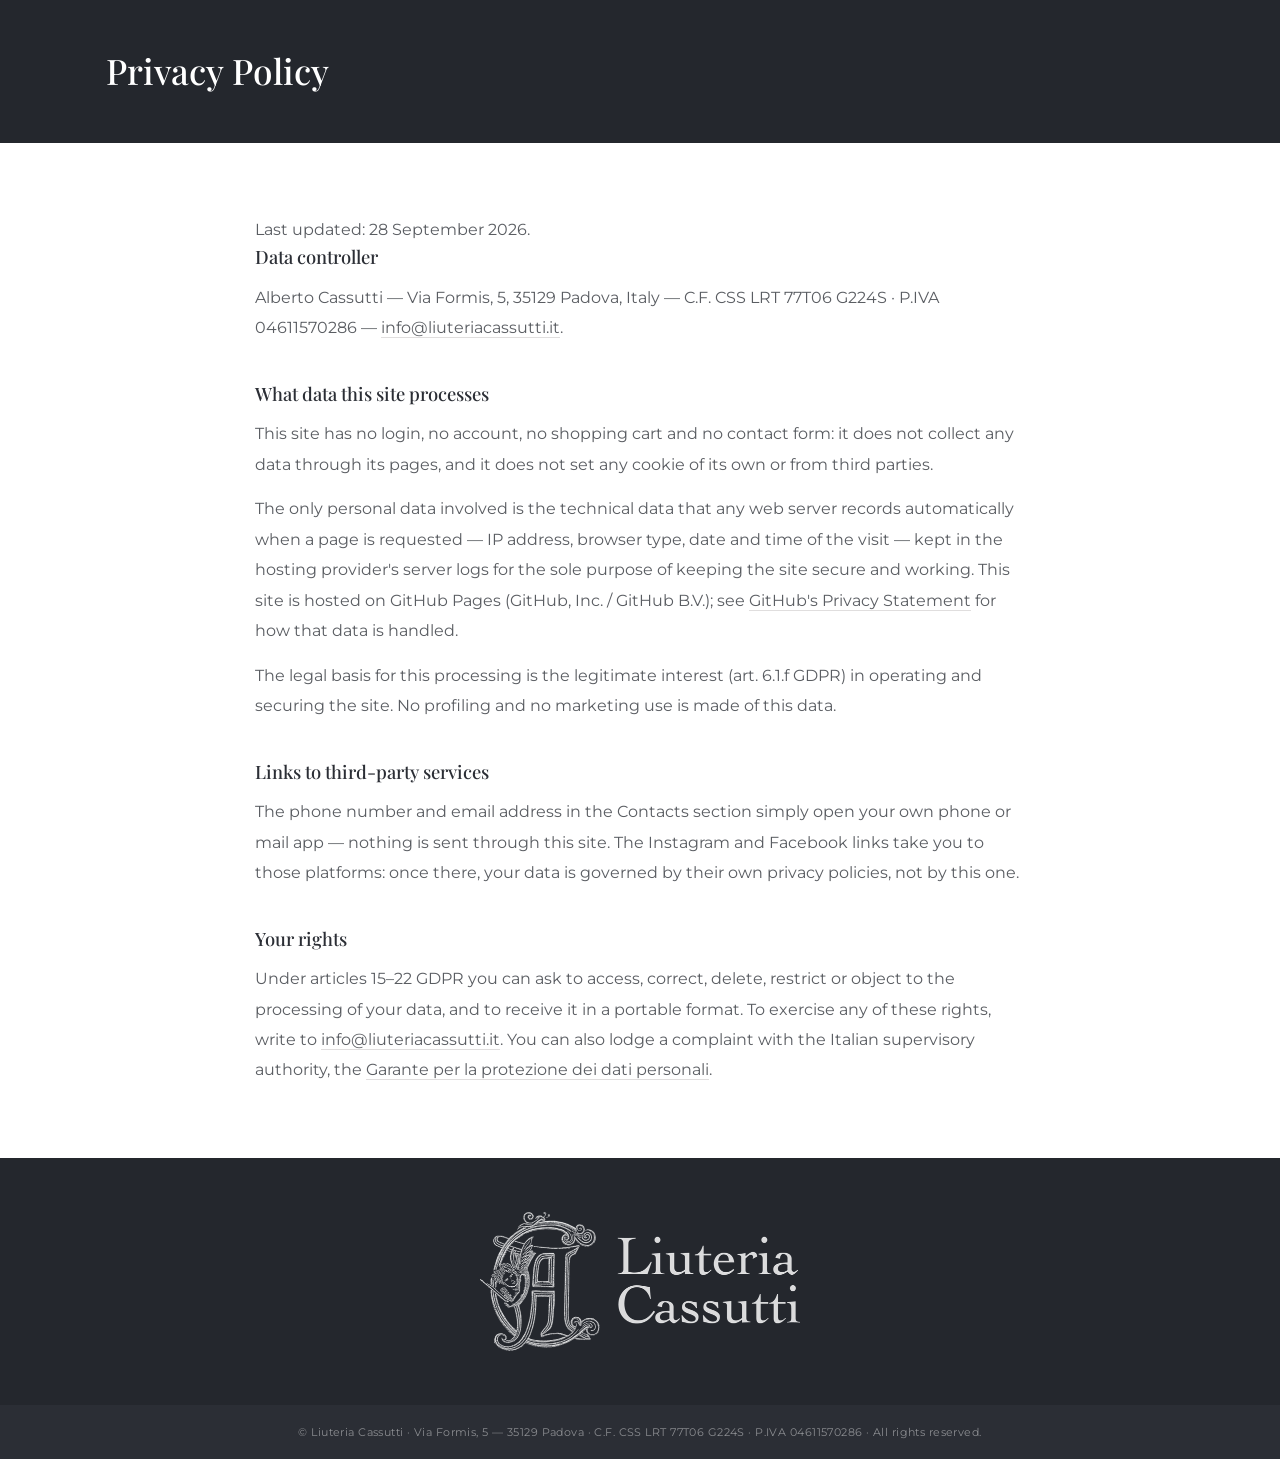
<file: privacy.html>
<!DOCTYPE html>
<html lang="en">
<head>
<meta charset="UTF-8">
<meta name="viewport" content="width=device-width, initial-scale=1.0">
<title>Privacy Policy — Liuteria Cassutti</title>
<meta name="description" content="Privacy policy for liuteriacassutti.github.io — data controller, data processed, and your rights under the GDPR.">
<meta name="robots" content="noindex">
<link rel="icon" href="images/logo-Cassutti-trasparente-200.png">
<link rel="stylesheet" href="css/fonts.css">
<link rel="stylesheet" href="css/style.css">
<link rel="stylesheet" href="css/page.css">
</head>
<body>

<a class="skip-link" href="#main">Skip to content</a>

<header class="nav nav--static">
  <a class="brand" href="index.html#home">
    <img class="brand-mark" src="images/stemma-cassutti.png"
         width="40" height="46" alt="">
    <img class="brand-word" src="images/logo-cassutti-testo-normale-lungo.png"
         srcset="images/logo-cassutti-testo-normale-lungo.png 1x,
                 images/logo-cassutti-testo-lungo-retina.png 2x"
         width="200" height="22" alt="Liuteria Cassutti">
  </a>
  <button class="menu-toggle" id="toggle" aria-label="Menu" aria-expanded="false" aria-controls="menu">
    <span></span><span></span><span></span>
  </button>
  <nav class="menu" id="menu" aria-label="Main">
    <a href="index.html#home">home</a>
    <a href="index.html#about">about me</a>
    <a href="index.html#workshop">workshop</a>
    <a href="index.html#instruments">new instruments</a>
    <a href="index.html#restoration">restoration</a>
    <a href="index.html#contact">contacts</a>
  </nav>
</header>

<main id="main">

  <div class="page-title">
    <div class="wrap"><h1>Privacy Policy</h1></div>
  </div>

  <div class="wrap page-body">

    <p>Last updated: 28 September 2026.</p>

    <h3>Data controller</h3>
    <p>
      Alberto Cassutti — Via Formis, 5, 35129 Padova, Italy —
      C.F. CSS LRT 77T06 G224S · P.IVA 04611570286 —
      <a href="mailto:info@liuteriacassutti.it">info@liuteriacassutti.it</a>.
    </p>

    <h3>What data this site processes</h3>
    <p>
      This site has no login, no account, no shopping cart and no contact
      form: it does not collect any data through its pages, and it does not
      set any cookie of its own or from third parties.
    </p>
    <p>
      The only personal data involved is the technical data that any web
      server records automatically when a page is requested — IP address,
      browser type, date and time of the visit — kept in the hosting
      provider's server logs for the sole purpose of keeping the site secure
      and working. This site is hosted on GitHub Pages (GitHub, Inc. /
      GitHub B.V.); see
      <a href="https://docs.github.com/en/site-policy/privacy-policies/github-general-privacy-statement" target="_blank" rel="noopener">GitHub's Privacy Statement</a>
      for how that data is handled.
    </p>
    <p>
      The legal basis for this processing is the legitimate interest
      (art. 6.1.f GDPR) in operating and securing the site. No profiling
      and no marketing use is made of this data.
    </p>

    <h3>Links to third-party services</h3>
    <p>
      The phone number and email address in the Contacts section simply
      open your own phone or mail app — nothing is sent through this site.
      The Instagram and Facebook links take you to those platforms: once
      there, your data is governed by their own privacy policies, not by
      this one.
    </p>

    <h3>Your rights</h3>
    <p>
      Under articles 15–22 GDPR you can ask to access, correct, delete,
      restrict or object to the processing of your data, and to receive it
      in a portable format. To exercise any of these rights, write to
      <a href="mailto:info@liuteriacassutti.it">info@liuteriacassutti.it</a>.
      You can also lodge a complaint with the Italian supervisory authority,
      the <a href="https://www.garanteprivacy.it/" target="_blank" rel="noopener">Garante per la protezione dei dati personali</a>.
    </p>

  </div>

</main>

<footer class="site">

  <div class="fmain">
    <div class="wrap">
      <img class="fmark" src="images/logo-cassutti-completo.png"
           width="320" height="138" loading="lazy" alt="Liuteria Cassutti">
    </div>
  </div>

  <div class="flegal">
    <div class="wrap">
      <p>© Liuteria Cassutti · Via Formis, 5 — 35129 Padova · C.F. CSS LRT 77T06 G224S · P.IVA 04611570286 · All rights reserved.</p>
    </div>
  </div>

</footer>

<script>
const toggle=document.getElementById('toggle');
const menu=document.getElementById('menu');
const setMenu=(open)=>{
  menu.classList.toggle('open',open);
  toggle.classList.toggle('open',open);
  toggle.setAttribute('aria-expanded',open);
};
toggle.addEventListener('click',()=>setMenu(!menu.classList.contains('open')));
menu.querySelectorAll('a').forEach(a=>a.addEventListener('click',()=>setMenu(false)));
document.addEventListener('keydown',(e)=>{
  if(e.key==='Escape'&&menu.classList.contains('open')){setMenu(false);toggle.focus()}
});
</script>

</body>
</html>
</file>
<file: css/fonts.css>
/* Montserrat */
@font-face {
  font-family: 'Montserrat';
  font-style: normal;
  font-weight: 300;
  font-display: swap;
  src: url('../fonts/montserrat-300-latinext.woff2') format('woff2');
  unicode-range: U+0100-02BA, U+02BD-02C5, U+02C7-02CC, U+02CE-02D7, U+02DD-02FF, U+0304, U+0308, U+0329, U+1D00-1DBF, U+1E00-1E9F, U+1EF2-1EFF, U+2020, U+20A0-20AB, U+20AD-20C0, U+2113, U+2C60-2C7F, U+A720-A7FF;
}
@font-face {
  font-family: 'Montserrat';
  font-style: normal;
  font-weight: 300;
  font-display: swap;
  src: url('../fonts/montserrat-300-latin.woff2') format('woff2');
  unicode-range: U+0000-00FF, U+0131, U+0152-0153, U+02BB-02BC, U+02C6, U+02DA, U+02DC, U+0304, U+0308, U+0329, U+2000-206F, U+20AC, U+2122, U+2191, U+2193, U+2212, U+2215, U+FEFF, U+FFFD;
}
@font-face {
  font-family: 'Montserrat';
  font-style: normal;
  font-weight: 400;
  font-display: swap;
  src: url('../fonts/montserrat-400-latinext.woff2') format('woff2');
  unicode-range: U+0100-02BA, U+02BD-02C5, U+02C7-02CC, U+02CE-02D7, U+02DD-02FF, U+0304, U+0308, U+0329, U+1D00-1DBF, U+1E00-1E9F, U+1EF2-1EFF, U+2020, U+20A0-20AB, U+20AD-20C0, U+2113, U+2C60-2C7F, U+A720-A7FF;
}
@font-face {
  font-family: 'Montserrat';
  font-style: normal;
  font-weight: 400;
  font-display: swap;
  src: url('../fonts/montserrat-400-latin.woff2') format('woff2');
  unicode-range: U+0000-00FF, U+0131, U+0152-0153, U+02BB-02BC, U+02C6, U+02DA, U+02DC, U+0304, U+0308, U+0329, U+2000-206F, U+20AC, U+2122, U+2191, U+2193, U+2212, U+2215, U+FEFF, U+FFFD;
}
@font-face {
  font-family: 'Montserrat';
  font-style: normal;
  font-weight: 500;
  font-display: swap;
  src: url('../fonts/montserrat-500-latinext.woff2') format('woff2');
  unicode-range: U+0100-02BA, U+02BD-02C5, U+02C7-02CC, U+02CE-02D7, U+02DD-02FF, U+0304, U+0308, U+0329, U+1D00-1DBF, U+1E00-1E9F, U+1EF2-1EFF, U+2020, U+20A0-20AB, U+20AD-20C0, U+2113, U+2C60-2C7F, U+A720-A7FF;
}
@font-face {
  font-family: 'Montserrat';
  font-style: normal;
  font-weight: 500;
  font-display: swap;
  src: url('../fonts/montserrat-500-latin.woff2') format('woff2');
  unicode-range: U+0000-00FF, U+0131, U+0152-0153, U+02BB-02BC, U+02C6, U+02DA, U+02DC, U+0304, U+0308, U+0329, U+2000-206F, U+20AC, U+2122, U+2191, U+2193, U+2212, U+2215, U+FEFF, U+FFFD;
}

/* Playfair Display */
@font-face {
  font-family: 'Playfair Display';
  font-style: normal;
  font-weight: 400;
  font-display: swap;
  src: url('../fonts/playfairdisplay-400-normal-latinext.woff2') format('woff2');
  unicode-range: U+0100-02BA, U+02BD-02C5, U+02C7-02CC, U+02CE-02D7, U+02DD-02FF, U+0304, U+0308, U+0329, U+1D00-1DBF, U+1E00-1E9F, U+1EF2-1EFF, U+2020, U+20A0-20AB, U+20AD-20C0, U+2113, U+2C60-2C7F, U+A720-A7FF;
}
@font-face {
  font-family: 'Playfair Display';
  font-style: normal;
  font-weight: 400;
  font-display: swap;
  src: url('../fonts/playfairdisplay-400-normal-latin.woff2') format('woff2');
  unicode-range: U+0000-00FF, U+0131, U+0152-0153, U+02BB-02BC, U+02C6, U+02DA, U+02DC, U+0304, U+0308, U+0329, U+2000-206F, U+20AC, U+2122, U+2191, U+2193, U+2212, U+2215, U+FEFF, U+FFFD;
}
@font-face {
  font-family: 'Playfair Display';
  font-style: normal;
  font-weight: 500;
  font-display: swap;
  src: url('../fonts/playfairdisplay-500-normal-latinext.woff2') format('woff2');
  unicode-range: U+0100-02BA, U+02BD-02C5, U+02C7-02CC, U+02CE-02D7, U+02DD-02FF, U+0304, U+0308, U+0329, U+1D00-1DBF, U+1E00-1E9F, U+1EF2-1EFF, U+2020, U+20A0-20AB, U+20AD-20C0, U+2113, U+2C60-2C7F, U+A720-A7FF;
}
@font-face {
  font-family: 'Playfair Display';
  font-style: normal;
  font-weight: 500;
  font-display: swap;
  src: url('../fonts/playfairdisplay-500-normal-latin.woff2') format('woff2');
  unicode-range: U+0000-00FF, U+0131, U+0152-0153, U+02BB-02BC, U+02C6, U+02DA, U+02DC, U+0304, U+0308, U+0329, U+2000-206F, U+20AC, U+2122, U+2191, U+2193, U+2212, U+2215, U+FEFF, U+FFFD;
}
@font-face {
  font-family: 'Playfair Display';
  font-style: normal;
  font-weight: 600;
  font-display: swap;
  src: url('../fonts/playfairdisplay-600-normal-latinext.woff2') format('woff2');
  unicode-range: U+0100-02BA, U+02BD-02C5, U+02C7-02CC, U+02CE-02D7, U+02DD-02FF, U+0304, U+0308, U+0329, U+1D00-1DBF, U+1E00-1E9F, U+1EF2-1EFF, U+2020, U+20A0-20AB, U+20AD-20C0, U+2113, U+2C60-2C7F, U+A720-A7FF;
}
@font-face {
  font-family: 'Playfair Display';
  font-style: normal;
  font-weight: 600;
  font-display: swap;
  src: url('../fonts/playfairdisplay-600-normal-latin.woff2') format('woff2');
  unicode-range: U+0000-00FF, U+0131, U+0152-0153, U+02BB-02BC, U+02C6, U+02DA, U+02DC, U+0304, U+0308, U+0329, U+2000-206F, U+20AC, U+2122, U+2191, U+2193, U+2212, U+2215, U+FEFF, U+FFFD;
}
@font-face {
  font-family: 'Playfair Display';
  font-style: italic;
  font-weight: 400;
  font-display: swap;
  src: url('../fonts/playfairdisplay-400-italic-latinext.woff2') format('woff2');
  unicode-range: U+0100-02BA, U+02BD-02C5, U+02C7-02CC, U+02CE-02D7, U+02DD-02FF, U+0304, U+0308, U+0329, U+1D00-1DBF, U+1E00-1E9F, U+1EF2-1EFF, U+2020, U+20A0-20AB, U+20AD-20C0, U+2113, U+2C60-2C7F, U+A720-A7FF;
}
@font-face {
  font-family: 'Playfair Display';
  font-style: italic;
  font-weight: 400;
  font-display: swap;
  src: url('../fonts/playfairdisplay-400-italic-latin.woff2') format('woff2');
  unicode-range: U+0000-00FF, U+0131, U+0152-0153, U+02BB-02BC, U+02C6, U+02DA, U+02DC, U+0304, U+0308, U+0329, U+2000-206F, U+20AC, U+2122, U+2191, U+2193, U+2212, U+2215, U+FEFF, U+FFFD;
}
@font-face {
  font-family: 'Playfair Display';
  font-style: italic;
  font-weight: 500;
  font-display: swap;
  src: url('../fonts/playfairdisplay-500-italic-latinext.woff2') format('woff2');
  unicode-range: U+0100-02BA, U+02BD-02C5, U+02C7-02CC, U+02CE-02D7, U+02DD-02FF, U+0304, U+0308, U+0329, U+1D00-1DBF, U+1E00-1E9F, U+1EF2-1EFF, U+2020, U+20A0-20AB, U+20AD-20C0, U+2113, U+2C60-2C7F, U+A720-A7FF;
}
@font-face {
  font-family: 'Playfair Display';
  font-style: italic;
  font-weight: 500;
  font-display: swap;
  src: url('../fonts/playfairdisplay-500-italic-latin.woff2') format('woff2');
  unicode-range: U+0000-00FF, U+0131, U+0152-0153, U+02BB-02BC, U+02C6, U+02DA, U+02DC, U+0304, U+0308, U+0329, U+2000-206F, U+20AC, U+2122, U+2191, U+2193, U+2212, U+2215, U+FEFF, U+FFFD;
}
</file>
<file: css/style.css>
/* ============ 01 · TOKENS & RESET ============ */
:root{
  /* chrome scuro — header, footer, pre-footer */
  --charcoal:#24272d;
  --charcoal-2:#2b2e35;
  /* accento */
  --tan:#ab8b65;
  /* superfici chiare */
  --paper:#ffffff;
  --paper-alt:#fdfcfa;
  /* testo */
  --text:#5a5d62;
  --heading:#2b2e35;
  /* separatori */
  --rule:#eae9e9;
  --rule-strong:#e0dede;

  --display:"Playfair Display", Georgia, serif;
  --body:"Montserrat", Arial, Helvetica, sans-serif;

  --wrap:1170px;
  --header-h:90px;   /* come l'originale; ridotto a 68px sotto i 980px */
}
*{box-sizing:border-box;margin:0;padding:0}
html{scroll-behavior:smooth}
img{max-width:100%;display:block}
a{color:inherit;text-decoration:none}

/* ============ 02 · TIPOGRAFIA ============ */
body{
  background:var(--paper);
  color:var(--text);
  font-family:var(--body);
  font-weight:400;
  font-size:clamp(0.9375rem,0.2vw + 0.89rem,1rem); /* 15 → 16px */
  line-height:1.9;   /* l'originale è 2.27: temperato per un corpo più denso */
  -webkit-font-smoothing:antialiased;
  /* `clip` e non `hidden`: hidden renderebbe il body un contenitore di scroll
     e l'header sticky si aggancerebbe a quello invece che al viewport */
  overflow-x:clip;
}

h1,h2,h3,h4,h5,h6{
  font-family:var(--display);
  color:var(--heading);
  font-weight:500;
  line-height:1.25;
}
h1{font-size:clamp(2.2rem,5.5vw,3.4rem);line-height:1.15}
h2{font-size:clamp(1.8rem,4vw,2.6rem)}
h3{font-size:clamp(1.25rem,2vw,1.5rem)}
h4{font-size:1.2rem}
h5{font-size:1.05rem}
h6{font-size:0.95rem}

.wrap{max-width:var(--wrap);margin:0 auto;padding:0 clamp(1.4rem,4vw,3.5rem)}


/* ============ 03 · HEADER ============ */
/* L'header è uscito dal flusso: l'hero occupa tutto il viewport e l'header gli
   sta sopra, nascosto, finché lo scroll non supera la soglia decisa in
   `shouldShowHeader()` (in fondo a index.html) — allora il JS gli mette `.show`.
   ATTENZIONE allo stato mostrato: è `transform:none` e non `translateY(0)`.
   Un transform diverso da `none` rende l'header il blocco contenitore dei suoi
   discendenti `position:fixed`, e sotto i 980px il drawer del menu è proprio
   uno di quelli: si ritroverebbe alto 90px invece che tutto il viewport. */
header.nav{
  position:fixed;top:0;left:0;right:0;z-index:50;
  transform:translateY(-100%);
  transition:transform .4s cubic-bezier(.22,.61,.36,1);
  height:var(--header-h);
  display:flex;align-items:center;justify-content:space-between;
  gap:1.5rem;
  padding:0 clamp(1.4rem,4vw,3.5rem);
  background:var(--charcoal);
}
header.nav.show{transform:none}

.brand{display:flex;align-items:center;gap:0.7rem;flex:0 0 auto}
/* Lo stemma sta a piena opacità: nel footer rende al 92% perché lì è largo
   fino a 320px e un bianco pieno di quella taglia strappa sul charcoal, ma
   a 40px l'incisione è già tutta tratti sottili e ogni punto di opacità in
   meno la fa sparire. L'asset è servito a 120px, 3x della resa. */
.brand-mark{width:40px;height:auto}
.brand-word{width:200px;height:auto}

nav.menu{display:flex;align-items:center;gap:clamp(0.9rem,1.7vw,1.75rem)}
nav.menu a{
  font-size:0.875rem;          /* 14px, come l'originale */
  color:#fff;
  white-space:nowrap;
  padding:0.35rem 0;position:relative;
  transition:color .3s ease;
}
nav.menu a::after{
  content:"";position:absolute;left:0;right:100%;bottom:0;height:1px;
  background:var(--tan);transition:right .35s ease;
}
nav.menu a:hover,nav.menu a:focus-visible{color:var(--tan)}
nav.menu a:hover::after,nav.menu a:focus-visible::after{right:0}

.menu-toggle{display:none}

/* Le ancore del menu non devono finire sotto l'header fisso. Il valore è
   esattamente l'altezza dell'header, non uno in più: ogni pixel di margine
   extra è un pixel di sezione precedente che resta visibile fra header e
   banda, e siccome le sezioni chiudono su fondo bianco si legge come una
   riga chiara. L'header ha `height:var(--header-h)` fissa, quindi
   il suo bordo inferiore cade sempre a quella quota e i due bordi combaciano. */
section[id],main[id]{scroll-margin-top:var(--header-h)}

:focus-visible{outline:2px solid var(--tan);outline-offset:3px}

/* l'header è tornato primo nel DOM (fixed, l'ordine non vincola più il
   layout): lo skip-link scavalca hero e menu per portare al contenuto */
.skip-link{
  position:absolute;left:50%;top:0;transform:translate(-50%,-120%);
  z-index:100;padding:0.7rem 1.2rem;
  background:var(--charcoal);color:#fff;
  font-size:0.8rem;letter-spacing:0.08em;
  transition:transform .25s ease;
}
.skip-link:focus{transform:translate(-50%,0)}

/* ============ 04 · HERO ============ */
/* Ricostruito allo step 3 sul comportamento reale dell'originale: lo slider
   Avada aveva data-full_screen="1" con slider_position:"above", quindi il JS
   del tema gli dava height = window.height() - headerHeight. Qui l'hero prende
   invece tutto il viewport, con l'header in sovrimpressione a comparsa. */
.hero{
  position:relative;
  height:100svh;   /* pieno: l'header è fuori dal flusso e non scala più l'hero */
  min-height:420px;
  display:grid;place-items:center;
  padding:0 clamp(1.4rem,5vw,3rem);
  text-align:center;
  background-image:url("../images/home-C.jpg");
  background-size:cover;
  background-position:center 38%;   /* la tavola sta nella metà bassa dello scatto */
  background-attachment:fixed;      /* il parallax dell'originale, senza JS */
  background-color:var(--charcoal); /* si vede solo finché la foto non è decodificata */
}

/* Protezione del testo bianco sulla foto. home-C.jpg ha luminanza media
   134/255 ma è più chiara nella metà superiore (tavola di abete a sgorbio sotto
   luce radente), proprio dove sta il wordmark. Overlay piatto e non gradiente
   top-weighted: uniforme a ogni ritaglio responsive, senza stop percentuali da
   riallineare al soggetto quando il crop cambia. Validato a schermo dal
   committente a 0.35 — se in futuro la foto cambia, va rimisurato. */
.hero::before{
  content:"";position:absolute;inset:0;
  background:rgba(0,0,0,0.35);
}

/* Niente cap artificiale sulla larghezza: `width:max-content` rende il blocco
   largo quanto la riga più lunga senza andare a capo, e `max-width:100%` lo fa
   rientrare — e quindi mandare a capo — solo quando davvero non entra. Così su
   desktop titolo e sottotitolo stanno su una riga sola a ogni larghezza, senza
   breakpoint da tarare a mano. */
.hero-inner{
  position:relative;z-index:1;
  width:max-content;
  max-width:100%;
}

.hero h1{
  color:#fff;
  text-transform:uppercase;
  text-wrap:balance;   /* quando lo spazio finisce davvero, spezza equilibrato */
  font-size:clamp(2.1rem,6vw,70px);   /* 70px come l'originale */
  line-height:1.2;                    /* 84/70 dell'originale */
  font-weight:400;
}
.hero p{
  color:#fff;
  font-family:var(--display);
  font-size:clamp(1.05rem,2.2vw,24px);
  letter-spacing:2px;
  line-height:1.5;
  text-wrap:balance;
  margin-top:clamp(0.8rem,2vh,1.4rem);
  /* il letter-spacing aggiunge 2px anche dopo l'ultimo carattere: senza questo
     la riga risulta centrata 1px a sinistra rispetto al titolo */
  margin-right:-2px;
}

/* L'animazione d'ingresso è in CSS e non in JS: l'hero è il contenuto più
   importante della pagina e non deve dipendere dallo script per esistere.
   (Le sezioni sotto usano ancora .reveal — sistemato allo step 9.) */
@media(prefers-reduced-motion:no-preference){
  .hero h1,.hero p{animation:hero-rise 1s cubic-bezier(.22,.61,.36,1) backwards}
  .hero h1{animation-delay:.15s}
  .hero p{animation-delay:.45s}
}
@keyframes hero-rise{
  from{opacity:0;transform:translateY(22px)}
  to{opacity:1;transform:none}
}

/* Freccia "scorri". Allineata al margine sinistro dell'header — stesso clamp
   del suo padding — così cade a piombo sotto il logo. L'area cliccabile è più
   grande del disegno (padding sul link) perché 24px di tratto sono un bersaglio
   troppo piccolo per il dito: il padding la porta a ~48px. */
.hero-scroll{
  position:absolute;z-index:1;
  left:calc(clamp(1.4rem,4vw,3.5rem) - 0.75rem);
  bottom:clamp(1rem,3.5vh,2.2rem);
  padding:0.75rem;
  color:#fff;
  opacity:0.85;
  transition:opacity .3s ease;
}
.hero-scroll:hover,.hero-scroll:focus-visible{opacity:1}
.hero-scroll svg{
  display:block;
  fill:none;stroke:currentColor;
  stroke-width:1.5;stroke-linecap:round;stroke-linejoin:round;
  /* dietro il tratto la foto è scura (misurato 9:1 a 1440x900), ma il ritaglio
     di `cover` si sposta a ogni formato e in quell'angolo ci sono trucioli
     chiarissimi: l'ombra tiene il tratto leggibile senza doverla rimisurare a
     ogni breakpoint */
  filter:drop-shadow(0 1px 2px rgba(0,0,0,0.55));
}

/* Rimbalzo leggero: la freccia scende e risale con un contraccolpo smorzato,
   poi resta ferma metà ciclo — un'animazione continua senza pausa diventa
   rumore visivo accanto a un titolo che vuole calma. L'animazione sta sullo
   svg e non sul link: il link porta il padding dell'area cliccabile, che non
   deve muoversi sotto il dito. */
@media(prefers-reduced-motion:no-preference){
  .hero-scroll svg{animation:hero-nudge 2.6s cubic-bezier(.45,0,.55,1) 1.2s infinite}
}
@keyframes hero-nudge{
  0%,45%,100%{transform:translateY(0)}
  18%{transform:translateY(9px)}
  31%{transform:translateY(3px)}
}

/* ============ 05 · INTRO ============ */
/* 3 colonne da 1/3 sotto l'hero — padding 150/105 dell'originale.
   Stessa lingua della bio (banner 06): Playfair sui titoli, misura di riga
   temperata, immagini alla larghezza della colonna. */
.intro{
  padding-top:clamp(3.5rem,10vw,150px);
  padding-bottom:clamp(3rem,7vw,105px);
}
.intro-grid{
  display:grid;
  grid-template-columns:repeat(3,1fr);
  gap:clamp(1.8rem,4vw,3rem);
  align-items:start;
}
/* le righe dei titoli sono spezzate a mano con <br> nell'originale: la scala
   va tenuta sotto la larghezza di colonna, non ereditata dal banner 02
   (h2 arriverebbe a 41px e "of violins, violas" sborderebbe) */
.intro h2{font-size:clamp(1.5rem,2.4vw,1.9rem);line-height:1.35}
.intro-ricciolo{width:min(100%,250px);margin-top:clamp(1.4rem,3vw,2.2rem);opacity:0.75}
.intro-stemma{width:min(60%,175px);margin-top:clamp(1.6rem,3.5vw,2.6rem)}
.intro-photo{width:100%;max-width:300px}
.intro-quote{
  font-size:clamp(1.1rem,1.8vw,1.45rem);
  line-height:1.65;
  margin-top:clamp(1.2rem,2.5vw,1.6rem);
  color:var(--heading);
}
/* la colonna 1/3 misura ~35 caratteri: un terzo della bio. Più stretta è la
   misura, più corta va l'interlinea — 2.05 qui slegherebbe le righe */
.intro-prose{line-height:1.8}
.intro-prose p + p{margin-top:1.4rem}

/* ============ 06 · BIO (about me) ============ */
/* Banda-intestazione: foto fullwidth, parallax senza JS, titolo nel wrap.
   Niente overlay e titolo nero perché chi-sono-slider.jpg è un controluce
   (luminanza media 194, fascia centrale 247): il bianco ci sparirebbe, mentre
   le colonne di sinistra — dove cade il titolo — stanno fra 167 e 254 a
   qualunque ritaglio. Unica banda del sito: l'impalcatura per gestirne cinque
   con overlay variabile sta nel commit 35e09cf, se dovessero tornare. */
.band{
  position:relative;
  display:flex;align-items:center;
  min-height:clamp(240px,32vh,340px);
  padding:clamp(2.5rem,7vw,110px) 0;
  background-size:cover;
  /* su custom property perché è l'unica famiglia di proprietà che i
     pseudo-elementi ereditano: il layer parallax del banner 10 la rilegge */
  --band-pos:center top;
  background-position:var(--band-pos);
  background-attachment:fixed;   /* fallback a `scroll` nel banner 10 */
}
/* la bio non ha overlay (--band-overlay resta 0 e il titolo è nero); le altre
   bande dichiarano il proprio velo nel banner della loro sezione.
   `--band-veil` è la via d'uscita per le foto che non si lasciano coprire da un
   velo uniforme: chi la usa passa un `background` intero (vedi workshop). */
.band::before{
  content:"";position:absolute;inset:0;
  background:var(--band-veil,rgba(0,0,0,var(--band-overlay,0)));
}
.band .wrap{position:relative;width:100%}
.band h2{
  font-size:clamp(1.25rem,2.6vw,30px);
  letter-spacing:2px;text-transform:uppercase;
}

.band--about{background-image:url(../images/chi-sono-slider.jpg)}

.bio-body{
  display:grid;
  grid-template-columns:minmax(0,1fr) 3fr;
  gap:clamp(1.6rem,4vw,3rem);
  padding-top:clamp(2.5rem,6vw,80px);
  padding-bottom:clamp(3rem,7vw,90px);
}
.bio-side h3{line-height:1.2}
/* nell'originale il truciolo riempie la colonna 1/4 (~270px): sotto i 200px
   l'ombra morbida pesa più del soggetto */
.bio-chip{width:100%;max-width:260px;margin-top:clamp(1.2rem,3vw,2.2rem)}
/* la colonna 3/4 arriva a ~760px: a 16px sono ~95 caratteri per riga.
   L'originale reggeva la misura lunga con line-height 2.27; qui si tempera
   da entrambi i lati — un cap morbido e un'interlinea più aria del body. */
.bio-prose{max-width:70ch;line-height:2.05}
.bio-prose p + p{margin-top:1.5rem}

/* ============ 06b · WORKSHOP ============ */
/* Sezione nuova, non presente nell'archivio: costruita sul pattern di about-me
   (banda parallax col nome della sezione, poi il contenuto nel wrap) perché è
   lo standard di sezione scelto dal committente.
   Le quattro voci sono righe `1fr 3fr` — la stessa proporzione di `.bio-body`,
   non una nuova: la colonna di prosa cade sulla verticale della bio e le due
   sezioni si leggono come un blocco solo. Nessuna scheda e nessun fondo
   colorato: a separare le righe basta il filetto `--rule`, come ovunque nel
   sito. Il filetto tan sotto il titolo del servizio è l'unico accento. */

.band--workshop{
  background-image:url(../images/servizi-fascia.jpg);
  /* Foto fornita dal committente (4 riccioli in bianco, 4128×3096 → 2200px q48
     come le altre bande). È l'unica banda dove un velo uniforme non funziona:
     il soggetto è legno non verniciato — luminanza fino a 0.98, la più alta del
     sito — su un fondo di libreria quasi nero. Un velo piatto abbastanza denso
     da salvare il bianco sopra i riccioli (0.53+) spegnerebbe tutta la foto,
     e a 0.45 il caso peggiore resta 3,37:1 a 600px: sotto la soglia AA, perché
     l'h2 a quelle larghezze è 20px e non conta come "testo grande".
     Il velo è quindi orizzontale e sta dove sta il titolo — sempre a sinistra,
     a qualunque ritaglio, quindi gli stop non vanno riallineati al soggetto
     come sarebbe successo con un gradiente verticale.
     Misurato col modello severo del parallax: con `background-attachment:fixed`
     la foto è ritagliata sul viewport e scorrendo *qualunque* fascia verticale
     può capitare dietro al titolo, quindi il caso peggiore è il pixel più
     chiaro dell'intera colonna, non della sola porzione visibile a banda
     ferma. Così misurato a 1440/1170/900/600/390px il minimo è 4,86:1 (mobile)
     — sopra la soglia AA — mentre il ricciolo grande di destra resta
     praticamente scoperto (alpha 0.05–0.12). */
  --band-veil:linear-gradient(90deg,
    rgba(0,0,0,0.62) 0%,
    rgba(0,0,0,0.55) 45%,
    rgba(0,0,0,0.12) 75%,
    rgba(0,0,0,0.05) 100%);
}
.band--workshop h2{color:#fff}

.workshop{padding-bottom:clamp(3rem,8vw,120px)}

.shop-body{padding-top:clamp(2.5rem,6vw,80px)}

.shop-item{
  display:grid;
  grid-template-columns:minmax(0,1fr) 3fr;
  gap:clamp(1.6rem,4vw,3rem);
  padding:clamp(1.8rem,4vw,2.6rem) 0;
}
/* il primo servizio è già distanziato dalla banda da `.shop-body`: un altro
   padding sopra lo staccherebbe il doppio degli altri */
.shop-item:first-child{padding-top:0}
.shop-item + .shop-item{border-top:1px solid var(--rule)}

.shop-item h3{
  font-style:italic;
  font-weight:400;      /* il corsivo di Playfair a 500 impasta le grazie */
  line-height:1.3;
}
.shop-item h3::after{
  content:"";display:block;
  width:34px;height:1px;background:var(--tan);
  margin-top:clamp(0.7rem,1.5vw,1rem);
}

/* stessa misura e stessa interlinea della prosa della bio */
.shop-prose{max-width:70ch;line-height:2.05}
.shop-prose p + p{margin-top:1.5rem}

/* i puntini elenco del documento diventano trattini tan: il pallino nero del
   browser è l'unico segno geometrico della pagina e stona */
.shop-list{list-style:none;margin-top:1rem}
.shop-list li{position:relative;padding-left:1.7rem;line-height:1.85}
.shop-list li + li{margin-top:0.4rem}
.shop-list li::before{
  content:"";position:absolute;left:0;top:0.92em;
  width:11px;height:1px;background:var(--tan);
}

/* ============ 06c · NEW INSTRUMENTS ============ */
/* Banda + galleria di sole foto: nessuna didascalia, nessun titolo di scheda.
   La griglia è "giustificata": ogni foto dichiara il proprio rapporto
   d'aspetto in `--r` e riceve crescita *e* base proporzionali a quel rapporto
   (`flex:var(--r) 1 calc(var(--r)*260px)`). Quando la riga si riempie, le
   larghezze finali restano proporzionali ai rapporti, quindi tutte le foto
   della riga hanno la stessa altezza: le righe sono allineate in alto e in
   basso come in una griglia, ma quante foto ci stiano lo decide il wrap del
   flex — 3, 3, 2, 3, 4 con l'ordine attuale. L'alternativa scartata era
   `columns` (allinea le colonne e lascia le righe libere, come faceva la
   galleria di "My last works"): va bene quando sotto ogni foto c'è una
   didascalia, non qui, dove l'occhio deve poter correre per righe.
   Le stesse regole servono anche la galleria di restoration.
   Nessuna foto viene ritagliata: il rapporto in `--r` è quello dello scatto. */

.band--instruments{
  background-image:url(../images/strumenti-fascia.jpg);
  /* Secondo caso, dopo il workshop, in cui il velo uniforme non funziona:
     l'etichetta nell'effe è quasi bianca (luminanza fino a 0.86 nella colonna
     del titolo a 390px, 0.71 sul desktop) mentre il resto della foto è legno
     rosso scuro — media 0.10. Un velo piatto denso abbastanza da salvare il
     titolo (0.51+) spegnerebbe l'intera banda.
     Come nel workshop il velo è quindi orizzontale, denso dove il titolo cade
     a ogni ritaglio — sempre a sinistra — e leggero a destra, dove l'etichetta
     resta leggibile. Misurato col modello severo del parallax (con
     `background-attachment:fixed` la foto è ritagliata sul viewport e
     scorrendo qualunque fascia può finire dietro al titolo, etichetta
     compresa): a 1440/1170/900/600/390px il caso peggiore è 6,2:1, sopra la
     soglia AA anche per l'h2 da 20px del mobile. */
  --band-veil:linear-gradient(90deg,
    rgba(0,0,0,0.66) 0%,
    rgba(0,0,0,0.58) 48%,
    rgba(0,0,0,0.26) 78%,
    rgba(0,0,0,0.14) 100%);
}
.band--instruments h2{color:#fff}

.instruments{padding-bottom:clamp(3rem,8vw,120px)}

/* Testo introduttivo della sezione. Componente condiviso, non specifico di new
   instruments: sotto sta identico anche in restoration, come `.shots`/`.shot`
   qui sotto — definito dove compare la prima volta nel documento, di lì in poi
   riusato. Stessa proporzione di `.bio-body` e `.shop-item`, non una nuova: la
   colonna di prosa cade sulla verticale della bio e del workshop, e le quattro
   sezioni si leggono come un blocco solo. */
.lead-body{
  display:grid;
  grid-template-columns:minmax(0,1fr) 3fr;
  gap:clamp(1.6rem,4vw,3rem);
  padding-top:clamp(2.5rem,6vw,80px);
}
/* corsivo col filetto tan: la stessa firma dei titoli di servizio del workshop.
   Qui però è il sottotitolo della sezione, uno solo, non una riga di listino. */
.lead-side h3{
  font-style:italic;
  font-weight:400;      /* come .shop-item h3: il corsivo di Playfair a 500 impasta le grazie */
  line-height:1.3;
}
.lead-side h3::after{
  content:"";display:block;
  width:34px;height:1px;background:var(--tan);
  margin-top:clamp(0.7rem,1.5vw,1rem);
}
/* stessa misura e stessa interlinea della prosa della bio e del workshop */
.lead-prose{max-width:70ch;line-height:2.05}
.lead-prose p + p{margin-top:1.5rem}

.shots{
  display:flex;flex-wrap:wrap;
  /* solo l'ultima riga può restare corta: centrarla evita la coda ragged */
  justify-content:center;
  align-items:stretch;
  gap:15px;   /* lo stesso passo che aveva la galleria di "My last works" */
  padding-top:clamp(2.5rem,6vw,80px);
}
.shot{
  flex:var(--r) 1 calc(var(--r) * 260px);
  /* rete di sicurezza contro le proporzioni estreme, non un limite di resa: a
     520 il cap non morde mai dentro il wrap (una 3:2 da sola arriva a 780px,
     più della colonna), quindi una riga con una foto sola — succede fra 640 e
     860px, dove le due orizzontali di fila non stanno più affiancate — la
     riempie tutta invece di lasciare due margini bianchi */
  max-width:calc(var(--r) * 520px);
  margin:0;
  overflow:hidden;
  border:1px solid var(--rule);
  background:var(--paper-alt);
  box-shadow:0 18px 40px -32px rgba(36,39,45,0.55);
  opacity:0;transform:translateY(26px);
  transition:opacity .8s ease,transform .8s ease;
}
.shot.in{opacity:1;transform:none}
/* `height:100%` + `object-fit:cover` assorbe l'arrotondamento a sub-pixel che
   altrimenti lascerebbe una riga disallineata di 1px in basso; `aspect-ratio`
   tiene l'altezza giusta prima che la foto sia caricata (niente salti). */
.shot img{
  width:100%;height:100%;
  aspect-ratio:var(--r);
  object-fit:cover;
  transition:transform 1.1s cubic-bezier(.2,.7,.2,1);
}
.shot:hover img{transform:scale(1.04)}

/* ============ 07 · RESTORATION ============ */
/* Sezione nuova, al posto di "My last works". Nessun componente nuovo: la prosa
   riusa `.lead-body` e la galleria `.shots`/`.shot`, entrambi definiti in new
   instruments, senza una sola regola in più. */

.band--restoration{
  background-image:url(../images/restauro-fascia.jpg);
  /* Terza banda difficile, e l'unica risolta in esportazione invece che in CSS.
     La foto (il banco delle vernici) ha dietro una finestra in controluce che a
     piena risoluzione tocca luminanza 0.996 su tutta la larghezza: né un velo
     uniforme né un gradiente orizzontale come quelli di workshop e new
     instruments possono salvarla, perché il punto bruciato cade dietro al
     titolo a qualunque ritaglio. Per portare il bianco ad AA sarebbe servito un
     velo 0.82, cioè spegnere la foto.
     Siccome quelle alte luci sono bruciate e non contengono dettaglio,
     `restauro-fascia.jpg` è esportata con un ginocchio: sotto 0.55 sRGB la foto
     è intatta, sopra le luci sono compresse su un tetto di 0.62. Il massimo di
     luminanza scende da 0.996 a 0.341 e la finestra diventa un grigio chiaro
     invece di un buco bianco.
     Con quel file basta il velo uniforme: misurato col modello severo del
     parallax (background-attachment:fixed riquadra sul viewport, scorrendo
     qualunque fascia può finire dietro al titolo) a 1440/1170/900/600/390px il
     caso peggiore è 4,76:1 — sopra AA, come il workshop a 4,86:1.
     ATTENZIONE: se si sostituisce la foto va rifatto il ginocchio, altrimenti
     il velo da solo non basta. L'originale sta in materiali_cassutti. */
  --band-overlay:0.5;
}
.band--restoration h2{color:#fff}

.restoration{padding-bottom:clamp(3rem,8vw,120px)}

/* ============ 08 · CONTACT ============ */
/* La pagina /contacts/ dell'archivio ha la stessa impalcatura di about-me e
   my-last-works: banda parallax col nome della sezione in bianco (30px,
   letter-spacing 2px) e sotto il blocco dei dati, centrato. Ripresa uguale,
   meno il form Contact Form 7 che la chiudeva: su GitHub Pages non ha un
   destinatario.

   La foto della banda non è quella dell'originale: `20180620_162247.jpg` non
   è mai stata catturata da Wayback (manca dal CDX l'intera cartella 2018/11)
   e il sito live risponde 404. Il ripiego d'archivio (`laboratorio-slider-2.jpg`)
   è a sua volta caduto: il committente ha fornito lo scatto che voleva qui,
   padre e figlio in strada con le custodie — che dice della sezione contatti
   molto più di un banco di lavoro. */

.band--contact{
  /* 1600×960 (1,667:1, la stessa proporzione delle altre bande), q48 — ma non
     l'originale del committente: il terzo alto era cielo bruciato, media 248 su
     255. Sotto `background-attachment:fixed` la foto è ancorata al viewport e
     la banda ci scorre dentro, quindi *tutta* l'altezza passa dietro al titolo,
     cielo compreso: il pixel peggiore era 255 a ogni larghezza (1:1 di
     contrasto). Un velo uniforme capace di salvarlo (0,55) avrebbe spento la
     foto, e un gradiente verticale non può inseguire il cielo perché il velo
     scorre col blocco mentre la foto no — il trucco orizzontale di workshop e
     new instruments qui non si applica, il problema è in alto, non a sinistra.
     Risolto in esportazione, come si farebbe con un degradante ND: una spalla
     sulle alte luci bruciata nel file (sotto 150 invariato, 255 → 200, raccordo
     quadratico). Il cielo diventa foschia grigia, il soggetto non è toccato —
     le custodie stanno a ~180 — e il velo può restare quello delle altre
     bande. */
  background-image:url(../images/contatti-fascia.jpg);
  /* `center bottom` è la posizione dell'originale, e qui è anche quella giusta:
     dove il ritaglio verticale morde, a cadere è il cielo e non i due che
     camminano, che stanno nella metà bassa. */
  --band-pos:center bottom;
  /* Rimisurato sul file con la spalla, stesso modello severo del parallax (il
     pixel più chiaro dell'intera colonna su cui cade l'h2) a 1440/1170/900/600/
     390px: caso peggiore 4,95:1, media da 7,0 a 9,3:1. Sopra la soglia AA a
     ogni larghezza, comprese quelle dove l'h2 scende a 20px e non conta più
     come testo grande. Il valore non cambia rispetto alla foto precedente. */
  --band-overlay:0.45;
}
.band--contact h2{color:#fff}

.contact{padding-bottom:clamp(3rem,8vw,120px)}

.contact-body{
  padding-top:clamp(2.5rem,6vw,80px);
  text-align:center;
}
.contact-who{
  font-family:var(--display);
  font-size:clamp(1.25rem,2vw,1.5rem);
  color:var(--heading);
  margin-bottom:0.6rem;
}
.contact-lines{
  font-style:normal;   /* `address` arriva in corsivo dal default del browser */
  /* qui l'interlinea 2.27 dell'originale si può tenere per intero: sono
     quattro righe corte, non un paragrafo — l'aria non affatica la lettura */
  line-height:2.27;
}
/* i link diventano tan al passaggio, come le voci del menu. Se si vogliono
   distinguibili già da fermi, è qui che va il filetto:
   `border-bottom:1px solid var(--rule-strong)` su `.contact-lines a`. */
.contact-lines a{color:inherit;transition:color .3s}
.contact-lines a:hover{color:var(--tan)}

/* I due profili social. Riga centrata sotto l'indirizzo, staccata dal filetto
   `--rule` perché sono un'altra cosa dai recapiti: lì sopra c'è dove trovarlo,
   qui dove seguirlo. Icone di solo tratto a 1,4px — lo stesso peso del resto
   del sito, che non ha un solo glifo pieno — e l'etichetta accanto: il colore
   e l'hover tan sono quelli delle voci di menu. */
.contact-social{
  list-style:none;
  display:flex;justify-content:center;flex-wrap:wrap;
  gap:clamp(1.4rem,4vw,2.6rem);
  margin-top:clamp(1.8rem,4vw,2.4rem);
  padding-top:clamp(1.6rem,3.5vw,2rem);
  border-top:1px solid var(--rule);
}
.contact-social a{
  display:inline-flex;align-items:center;gap:0.6rem;
  font-size:0.875rem;letter-spacing:0.06em;
  color:var(--heading);
  transition:color .3s;
}
.contact-social svg{
  width:20px;height:20px;flex:none;
  fill:none;stroke:currentColor;stroke-width:1.4;
  stroke-linecap:round;stroke-linejoin:round;
}
/* il puntino dell'obiettivo e la capsula dell'auricolare sono massa, non
   contorno: da tratto uscirebbero due anellini */
.contact-social svg .dot{fill:currentColor;stroke:none}
.contact-social a:hover,.contact-social a:focus-visible{color:var(--tan)}

/* ============ 09 · FOOTER ============ */
/* Riscritto allo Step 8. Il footer legacy puntava a quattro token — `--ink`,
   `--hairline`, `--muted`, `--muted-dim` — caduti dalla palette allo Step 1:
   le regole risolvevano a nulla e il footer rendeva su fondo bianco con il
   testo del body. Qui rientra nella palette vera.

   Due livelli: il marchio centrato su `--charcoal`, poi la barra copyright su
   `--charcoal-2`, un gradino più chiara. Il filetto tan da 12px che chiudeva
   in alto è caduto — lo stacco fra il bianco della sezione contatti e il
   chrome scuro regge da solo. */

.fmain{background:var(--charcoal);padding:clamp(2.4rem,5vw,3.4rem) 0}
/* una colonna sola, quindi il marchio si centra e basta: il flex con
   space-between serviva quando accanto c'era la lista contatti */
.fmain .wrap{display:flex;justify-content:center}
/* Il logo completo fornito dal committente è tratto nero su fondo bianco: sul
   charcoal sarebbe invisibile. In `images/` sta come PNG bianco su trasparente
   (alfa = 255 - luminanza, così l'antialiasing dell'incisione resta morbido
   invece di ritagliarsi a scalini) a 640px, il doppio della resa massima. */
.fmark{width:clamp(210px,26vw,320px);height:auto;opacity:0.92}

.flegal{background:var(--charcoal-2);padding:1.1rem 0}
.flegal p{
  font-size:0.68rem;letter-spacing:0.04em;line-height:1.7;
  text-align:center;
  /* niente cap di misura: e' una riga sola di dati legali, non un paragrafo
     da leggere — spezzarla a 70ch la mandava a capo dopo "P.IVA" */
  color:rgba(255,255,255,0.45);
}
.flegal a{text-decoration:underline;transition:color .3s}
.flegal a:hover{color:var(--tan)}

/* ============ 10 · UTILITY & RESPONSIVE ============ */
/* il menu a 7 voci smette di entrare accanto al logo già sotto i 1000px */
@media(max-width:980px){
  :root{--header-h:68px}
  .brand-mark{width:34px}
  .brand-word{width:170px}
  nav.menu{
    position:fixed;inset:0 0 0 auto;width:min(78vw,320px);
    background:var(--charcoal);
    flex-direction:column;justify-content:center;align-items:flex-start;
    padding:2rem 2.2rem;gap:1.4rem;transform:translateX(100%);transition:transform .4s ease;
    border-left:1px solid rgba(255,255,255,0.12);
  }
  nav.menu.open{transform:none}
  nav.menu a{font-size:1rem}
  .menu-toggle{
    display:flex;flex-direction:column;gap:5px;width:30px;height:22px;justify-content:center;
    background:none;border:0;cursor:pointer;z-index:60;
  }
  .menu-toggle span{display:block;height:1.5px;background:#fff;transition:transform .3s,opacity .3s}
  .menu-toggle.open span:nth-child(1){transform:translateY(6.5px) rotate(45deg)}
  .menu-toggle.open span:nth-child(2){opacity:0}
  .menu-toggle.open span:nth-child(3){transform:translateY(-6.5px) rotate(-45deg)}
}
@media(max-width:860px){
  .intro-grid{grid-template-columns:1fr;max-width:620px}
  .bio-body{grid-template-columns:1fr}
  .lead-body{grid-template-columns:1fr}
  /* impilate, le righe del listino hanno bisogno di meno aria fra titolo e
     testo di quanta ne serva fra due colonne */
  .shop-item{grid-template-columns:1fr;gap:clamp(0.9rem,2.5vw,1.2rem)}
  /* background-attachment:fixed è rotto su iOS e inutile sul touch —
     l'originale disattivava il parallax sotto i 920px, noi sotto 860.
     L'hero resta fermo; le bande riprendono il parallax poco sotto, con un
     meccanismo che sul touch regge. */
  .hero,.band{background-attachment:scroll}

  /* Parallax delle bande sul mobile, senza JS e senza `fixed`.
     `fixed` ancora lo sfondo al viewport e obbliga a ridipingere l'area
     visibile a ogni frame: su iOS è proprio l'implementazione a essere rotta
     (l'immagine si blocca e scatta a fine scroll), su Android il collasso
     della barra indirizzi cambia l'altezza del viewport e fa saltare il
     ritaglio. Qui invece la foto passa su un layer che è più alto della banda
     e trasla in `transform`: gira sul compositor, senza ridisegni.
     Il moto lo dà `animation-timeline:view()` — la timeline avanza da quando
     la banda entra nella finestra a quando ne esce, quindi niente listener di
     scroll. Chi non la supporta (iOS ≤ 18, Firefox datati) non entra nella
     @supports e vede la banda ferma esattamente com'è oggi. */
  @supports (animation-timeline: view()){
    /* `clip` e non `hidden`: `overflow:hidden` crea uno scroll container, e
       allora `view()` aggancerebbe la timeline alla banda stessa — che non
       scorre mai — invece che al documento, lasciando il layer immobile.
       `overflow:clip` ritaglia senza rendere scrollabile nulla.
       `isolation` tiene gli z-index qui sotto dentro la banda.
       `--par` è mezza corsa del parallax, ed è l'unica manopola: in `vh` e non
       in %, così l'ampiezza non dipende dall'altezza del layer ed è un numero
       leggibile — 14vh su uno schermo da 844px sono ~118px per lato, 236px di
       corsa contro i ~1114px di scroll che la banda impiega ad attraversare la
       finestra (coefficiente ~0,21). `vh` e non `svh`: è il viewport grande,
       che non cambia quando la barra indirizzi si ritrae, quindi la corsa
       resta stabile durante lo scroll. */
    .band{overflow:clip;isolation:isolate;--par:14vh}
    /* il layer copre la foto della banda, il velo deve restargli sopra e il
       titolo sopra a entrambi: senza z-index espliciti ::after vincerebbe su
       ::before, che lo precede nell'albero */
    .band::after{
      content:"";position:absolute;z-index:0;
      /* il gioco verticale è esattamente la corsa, più 4px di margine perché
         agli estremi il bordo del layer non affiori per arrotondamenti */
      inset:calc(-1 * var(--par) - 4px) 0;
      background-image:inherit;
      background-size:cover;
      background-position:var(--band-pos);
      /* longhand e non shorthand: `animation` azzera `animation-timeline` */
      animation-name:band-shift;
      animation-timing-function:linear;
      animation-fill-mode:both;
      animation-timeline:view();
    }
    .band::before{z-index:1}
    .band .wrap{z-index:2}
  }
}
/* La corsa è ±--par, in lunghezza assoluta: `inset` ci si adegua da solo, non
   c'è più un secondo numero da tenere allineato. */
@keyframes band-shift{
  from{transform:translateY(calc(-1 * var(--par)))}
  to  {transform:translateY(var(--par))}
}
/* sotto i 640px una riga da due sacrifica troppo il lato corto delle verticali
   (sotto i 150px di larghezza): le foto vanno una sopra l'altra, a piena
   colonna, e la galleria smette di essere giustificata */
@media(max-width:640px){
  .shots{display:block;max-width:420px;margin:0 auto}
  .shot{max-width:none}
  .shot + .shot{margin-top:15px}
}
@media(prefers-reduced-motion:reduce){
  *{scroll-behavior:auto!important}
  header.nav{transition:none}
  .shot{opacity:1!important;transform:none!important;transition:none!important}
  .hero,.band{background-attachment:scroll}
  /* il layer resta, fermo a metà corsa: è un crop valido, come un
     `background-position` centrato */
  .band::after{animation:none}
  .shot img{transition:none}
}
</file>
<file: css/page.css>
/* Standalone content pages (privacy, and similar) reuse style.css for
   tokens/typography/footer, but skip the single-page hero: the header here
   sits in the normal flow instead of fixed-and-hidden, so no scroll JS is
   needed to reveal it. */
.nav--static{
  position:static;
  transform:none;
  transition:none;
}

.page-title{
  background:var(--charcoal);
  padding:clamp(2.2rem,6vw,3.2rem) 0;
}
.page-title h1{
  color:#fff;
  font-size:clamp(1.6rem,3.4vw,2.2rem);
}

.page-body{
  padding:clamp(2.4rem,6vw,3.6rem) 0 clamp(3rem,7vw,4.5rem);
  max-width:70ch;
}
.page-body h3{
  margin-top:clamp(1.8rem,4vw,2.4rem);
  font-size:1.15rem;
}
.page-body h3:first-of-type{margin-top:0}
.page-body p{margin-top:0.9rem}
.page-body a{border-bottom:1px solid var(--rule-strong);transition:color .3s}
.page-body a:hover{color:var(--tan)}
</file>
